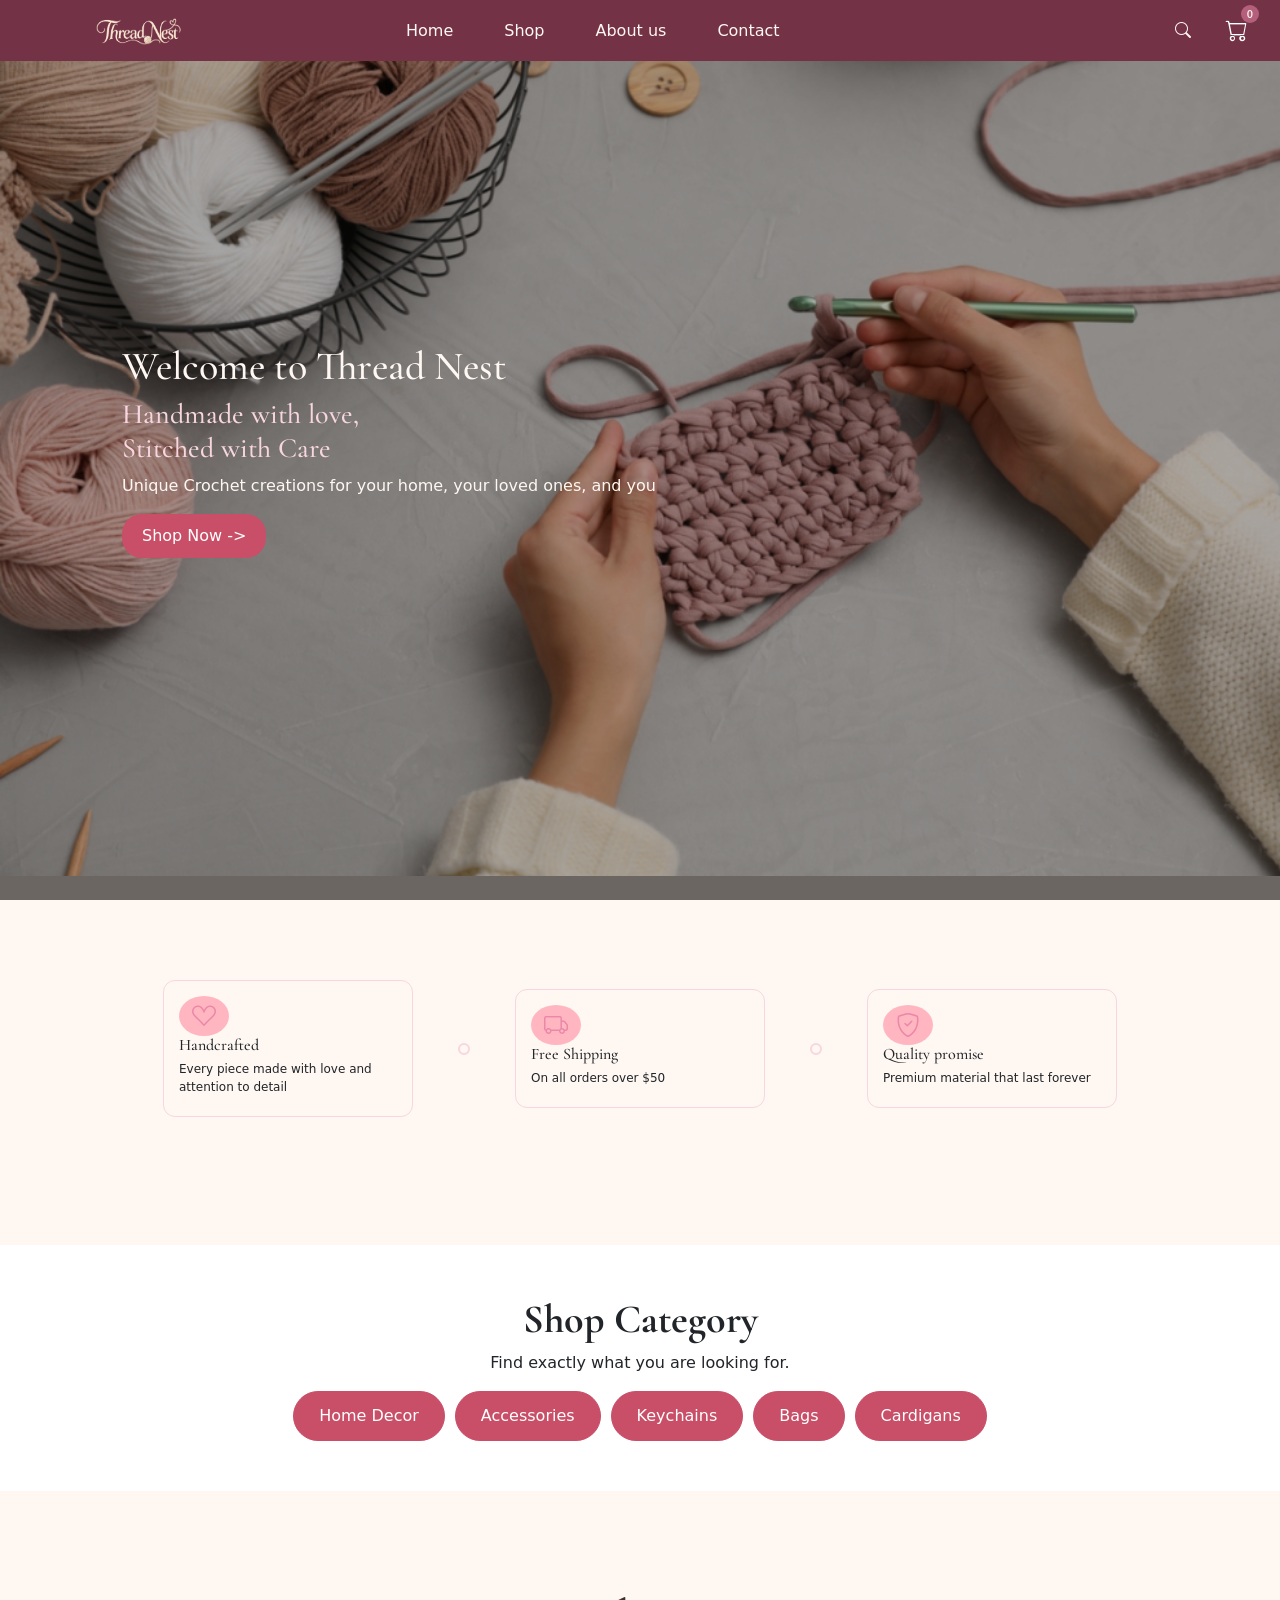
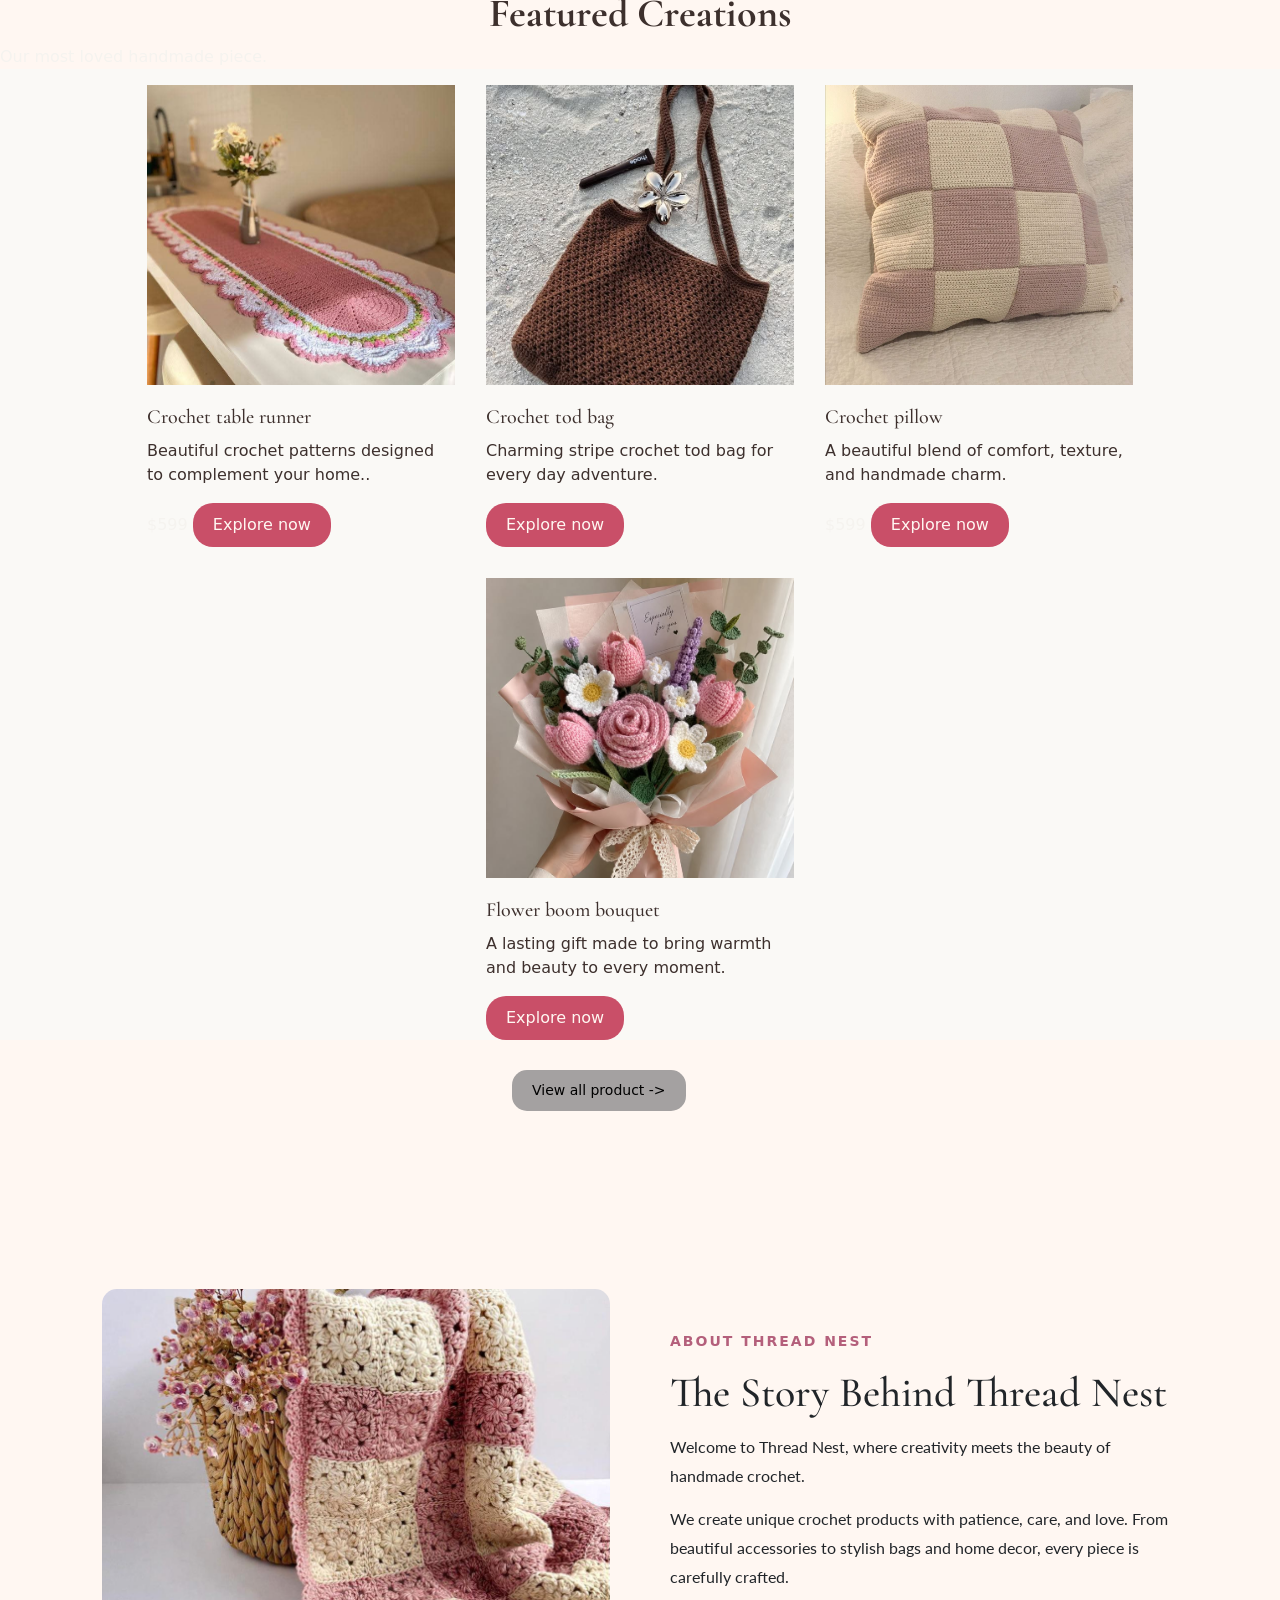
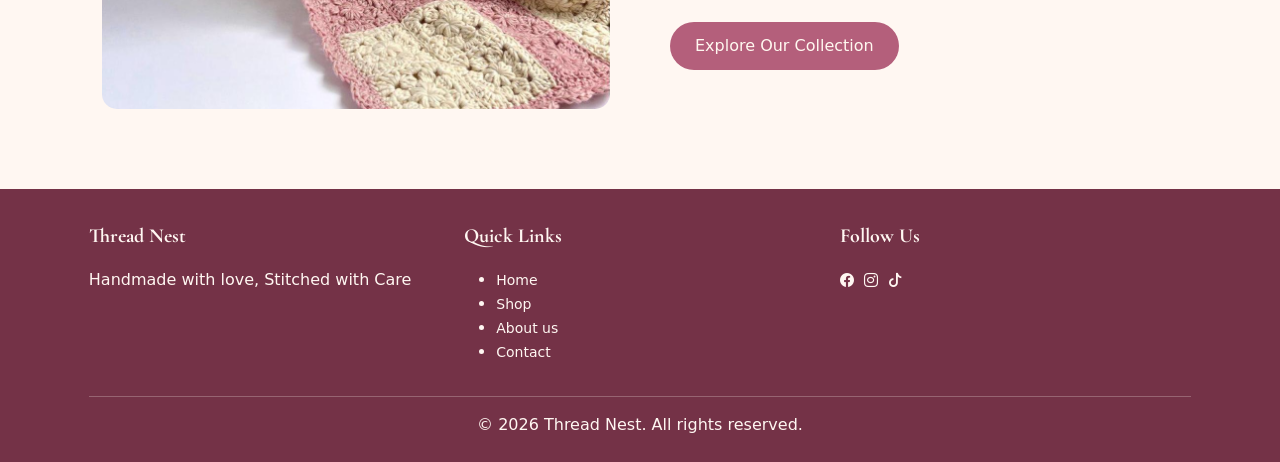
<file: index.html>
<!doctype html>
<html lang="en">
  <head>
    <meta charset="utf-8">
    <meta name="viewport" content="width=device-width, initial-scale=1">
    <link rel="stylesheet" href="https://cdn.jsdelivr.net/npm/bootstrap-icons@1.13.1/font/bootstrap-icons.min.css">
    <title>Thread Nest</title>
    <link rel="icon" href="public/logo-removebg-preview.png" type="image/x-icon">
    <link rel="stylesheet" href="style.css">
    <link href="https://cdn.jsdelivr.net/npm/bootstrap@5.3.8/dist/css/bootstrap.min.css" rel="stylesheet" integrity="sha384-sRIl4kxILFvY47J16cr9ZwB07vP4J8+LH7qKQnuqkuIAvNWLzeN8tE5YBujZqJLB" crossorigin="anonymous">
    
<link rel="preconnect" href="https://fonts.googleapis.com">
<link rel="preconnect" href="https://fonts.gstatic.com" crossorigin>

<link href="https://fonts.googleapis.com/css2?family=Cormorant+Garamond:wght@400;500;600;700&family=Lato:wght@400;700&display=swap" rel="stylesheet">
    
  </head>
  <body>
    <!-- navbar -->
     <nav class="navbar navbar-expand-lg fixed-top">
  <div class="container-fluid">
    <a class="navbar-brand" href="#">
        <img id="nav-img" src="public/navbar-logo.png" alt="logo" width="90px" height="35px">
    </a>
    <button class="navbar-toggler" type="button" data-bs-toggle="collapse" data-bs-target="#navbarSupportedContent" aria-controls="navbarSupportedContent" aria-expanded="false" aria-label="Toggle navigation">
      <span class="navbar-toggler-icon"></span>
    </button>
    <div class="collapse navbar-collapse" id="navbarSupportedContent">
      <ul class="navbar-nav me-auto mb-2 mb-lg-0">
        <li class="nav-item">
          <a class="nav-link" aria-current="page" href="#">Home</a>
        </li>
        <li class="nav-item">
          <a class="nav-link" href="shop.html">Shop</a>
        </li>
        <li class="nav-item">
          <a class="nav-link" href="#about">About us</a>
        </li>
        <li class="nav-item">
          <a class="nav-link" href="#">Contact</a>
        </li>
      </ul>
     <form class="d-flex" role="search">
        <div class="search-box">
    <input type="text" placeholder="Search..." class="search-input">
    <button id="search-btn" class="btn" type="submit">
        <i class="bi bi-search"></i>
    </button>
  </div>
        </form>
        <a href="cart.html" class="cart-link">
    <i class="bi bi-cart"></i>
    <span id="cart-count">0</span>
</a>
  </div>
      
    </div>
  </div>
</nav>
<!-- hero section -->
<div class="hero-section">
  <div class="container">
    <h1>Welcome to Thread Nest</h1>
    <h3>Handmade with love,<br>Stitched with Care</h3>
    <p>Unique Crochet creations for your home, your loved ones, and you</p>
    <a href="shop.html" type="button" class="btn">Shop Now -> </a>
  </div>
</div>
<!-- about section -->
<section class="about">

    <div class="about-timeline">

        <!-- 1 -->
        <div class="about-card">
            <div class="about-info">
              
                <i class="bi bi-suit-heart"></i>
             
                <h6 class="about-font">Handcrafted</h6>
                <p class="about-p-font">Every piece made with love and attention to detail</p>
                
            </div>
        </div>

        <div class="timeline-dot"></div>

        <!--  2 -->
        <div class="about-card">
            <div class="about-info">
              
                <i class="bi bi-truck"></i>
              
                <h6 class="about-font">Free Shipping</h6>
                <p class="about-p-font">On all orders over $50 </p>
            </div>
        </div>

        <div class="timeline-dot"></div>

        <!-- 3 -->
        <div class="about-card">
            <div class="about-info">
              
                <i class="bi bi-shield-check"></i>
             
                <h6>Quality promise</h6>
                <p>Premium material that last forever</p>
            </div>
        </div>
        </div>
    </div>
</section><br><br>
<!-- shop by category -->
 <section class="shop-by-category">
  <div class="category">
    <h1>
      Shop Category
    </h1>
    <p>
      Find exactly what you are looking for.
    </p>
    <div class="category-buttons">
    <button type="button" class="category-btn btn-outline-danger">Home Decor</button>
    <button type="button" class="category-btn btn-outline-danger">Accessories</button>
    <button type="button" class="category-btn btn-outline-danger">Keychains</button>
    <button type="button" class="category-btn btn-outline-danger">Bags</button>
     <button type="button" class="category-btn btn-outline-danger">Cardigans</button>
     </div>
  </div>
  </section><br><br>
  <!-- featured creations -->
   <section class="featured-creations">
    
    <h1>Featured Creations</h1>
    <p>Our most loved handmade piece.</p>
    </div>
    <!-- card1 -->
     <div class="card-section row g-3">
    <div class="col-lg-3 col-md-6">
  <img src="public/table runner" class="card-img-top" alt="...">
  <div class="card-body">
    <h5 class="card-title">Crochet table runner</h5>
    <p class="card-text">Beautiful crochet patterns designed to complement your home..</p>
    <span class="price">$599</span>
    <a href="shop.html#table-runner" class="btn">Explore now</a>
  </div>
</div>

<!-- card 2-->
 
  <div class="col-lg-3 col-md-6">
  <img src="public/tod bag2.jpg" class="card-img-top" alt="...">
  <div class="card-body">
    <h5 class="card-title">Crochet tod bag</h5>
    <p class="card-text">Charming stripe crochet tod bag for every day adventure.</p>
    <a href="shop.html#tod-bag" class="btn">Explore now</a>
  </div>
</div>
<!-- card 3-->
 <div class="col-lg-3 col-md-6">
  <img src="public/pillow2.jpg" class="card-img-top" alt="...">
  <div class="card-body">
    <h5 class="card-title">Crochet pillow</h5>
    <p class="card-text">A beautiful blend of comfort, texture, and handmade charm.</p>
    <span class="price">$599</span>
    <a href="shop.html#pillow" class="btn">Explore now</a>
  </div>
</div>
<!-- card 4 -->
 <div class="col-lg-3 col-md-6">
  <img src="public/bouquet.jpg" class="card-img-top" alt="...">
  <div class="card-body">
    <h5 class="card-title">Flower boom bouquet</h5>
    <p class="card-text">A lasting gift made to bring warmth and beauty to every moment.</p>
    <a href="shop.html#bouquet" class="btn">Explore now</a>
  </div>
</div>
</div>
<a href="shop.html" type="button" id="view-all-btn" class="btn ">View all product -></a>
    </section><br><br>
    <!-- about -->
    <section class="about-us" id="about">
    <div class="about-container">

        <!-- Left Side: Image -->
        <div class="about-image">
            <img src="public/about.jpg"
                 alt="Handmade Crochet">
        </div>

        <!-- Right Side: Text -->
        <div class="about-content">
            <span>ABOUT THREAD NEST</span>

            <h2>The Story Behind Thread Nest</h2>

            <p>
                Welcome to Thread Nest, where creativity meets
                the beauty of handmade crochet.
            </p>

            <p>
                We create unique crochet products with patience,
                care, and love. From beautiful accessories to
                stylish bags and home decor, every piece is
                carefully crafted.
            </p>

            <a href="shop.html" class="about-btn">
                Explore Our Collection
            </a>
        </div>

    </div>
</section>
    <!-- footer -->
     <footer class="footer">
      <div class="container">
        <div class="row">
          <div class="col-md-4">
            <h5>Thread Nest</h5>
            <p>Handmade with love, Stitched with Care</p>
          </div>
          <div class="col-md-4">
            <h5>Quick Links</h5>
            <ul class="list">
              <li><a href="index.html">Home</a></li>
              <li><a href="shop.html">Shop</a></li>
              <li><a href="index.html#about">About us</a></li>
              <li><a href="contact.html">Contact</a></li>
            </ul>
          </div>
          <div class="col-md-4">
            <h5>Follow Us</h5>
            <ul class="list-unstyled d-flex">
              <li><a href="https://www.facebook.com/threadnest46"><i class="bi bi-facebook"></i></a></li>
              <li><a href="https://www.instagram.com/threadnest46/"><i class="bi bi-instagram"></i></a></li>
              <li><a href="https://www.tiktok.com/@threadnest47"><i class="bi bi-tiktok"></i></a></li>
            </ul>
          </div>
        </div>
        <hr>
        <p class="text-center">&copy; 2026 Thread Nest. All rights reserved.</p>
      </div>
     </footer>
    <script src="https://cdn.jsdelivr.net/npm/bootstrap@5.3.8/dist/js/bootstrap.bundle.min.js" integrity="sha384-FKyoEForCGlyvwx9Hj09JcYn3nv7wiPVlz7YYwJrWVcXK/BmnVDxM+D2scQbITxI" crossorigin="anonymous"></script>
  </body>
</html>
</file>
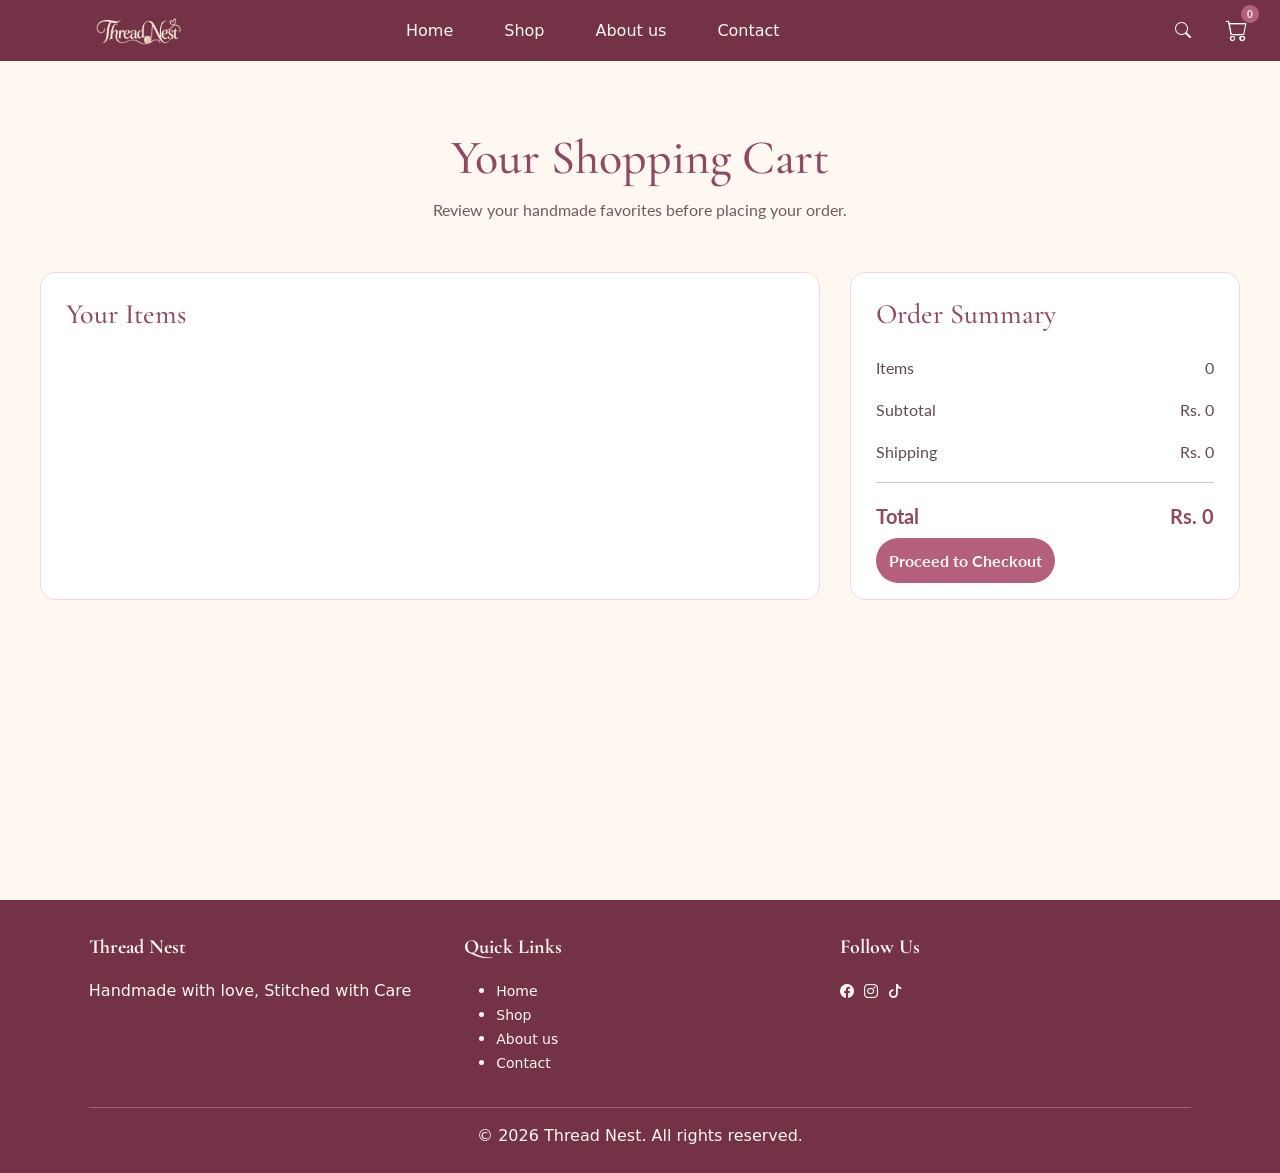
<file: cart.html>
<!doctype html>
<html lang="en">
  <head>
    <meta charset="utf-8">
    <meta name="viewport" content="width=device-width, initial-scale=1">
    <link rel="stylesheet" href="https://cdn.jsdelivr.net/npm/bootstrap-icons@1.13.1/font/bootstrap-icons.min.css">
    <title>Thread Nest</title>
    <link rel="icon" href="public/logo-removebg-preview.png" type="image/x-icon">
    <link rel="stylesheet" href="style.css">
    <link href="https://cdn.jsdelivr.net/npm/bootstrap@5.3.8/dist/css/bootstrap.min.css" rel="stylesheet" integrity="sha384-sRIl4kxILFvY47J16cr9ZwB07vP4J8+LH7qKQnuqkuIAvNWLzeN8tE5YBujZqJLB" crossorigin="anonymous">
    
<link rel="preconnect" href="https://fonts.googleapis.com">
<link rel="preconnect" href="https://fonts.gstatic.com" crossorigin>

<link href="https://fonts.googleapis.com/css2?family=Cormorant+Garamond:wght@400;500;600;700&family=Lato:wght@400;700&display=swap" rel="stylesheet">
    
  </head>
  <body>
    <!-- navbar -->
     <nav class="navbar navbar-expand-lg fixed-top">
  <div class="container-fluid">
    <a class="navbar-brand" href="#">
        <img id="nav-img" src="public/navbar-logo.png" alt="logo" width="90px" height="35px">
    </a>
    <button class="navbar-toggler" type="button" data-bs-toggle="collapse" data-bs-target="#navbarSupportedContent" aria-controls="navbarSupportedContent" aria-expanded="false" aria-label="Toggle navigation">
      <span class="navbar-toggler-icon"></span>
    </button>
    <div class="collapse navbar-collapse" id="navbarSupportedContent">
      <ul class="navbar-nav me-auto mb-2 mb-lg-0">
        <li class="nav-item">
          <a class="nav-link" aria-current="page" href="index.html">Home</a>
        </li>
        <li class="nav-item">
          <a class="nav-link" href="shop.html">Shop</a>
        </li>
        <li class="nav-item">
          <a class="nav-link" href="index.html#about">About us</a>
        </li>
        <li class="nav-item">
          <a class="nav-link" href="contact.html">Contact</a>
        </li>
      </ul>
     <form class="d-flex" role="search">
        <div class="search-box">
    <input type="text" placeholder="Search..." class="search-input">
    <button id="search-btn" class="btn" type="submit">
        <i class="bi bi-search"></i>
    </button>
  </div>
        </form>
        <a href="cart.html" class="cart-link">
    <i class="bi bi-cart"></i>
    <span id="cart-count">0</span>
</a>
      
    </div>
  </div>
</nav>
<main class="cart-page">
    <!-- Cart Heading -->
    <section class="cart-header">
        <h1>Your Shopping Cart</h1>
        <p>Review your handmade favorites before placing your order.</p>
    </section>

    <!-- Cart Content -->
    <section class="cart-container">

        <!-- Cart Items -->
        <div class="cart-items">
            <h2>Your Items</h2>
            <div id="cart-products">
                <!-- JavaScript will add products here -->
            </div>
        </div>
        <!-- Order Summary -->
        <div class="order-summary">
    <h2>Order Summary</h2>
    <div class="summary-row">
        <span>Items</span>
        <span id="item-count">0</span>
    </div>
    <div class="summary-row">
        <span>Subtotal</span>
        <span id="subtotal">Rs. 0</span>
    </div>
    <div class="summary-row">
        <span>Shipping</span>
        <span id="shipping">Rs. 200</span>
    </div>
    <hr>
    <div class="summary-row total">
        <span>Total</span>
        <span id="total">Rs. 0</span>
    </div>
    <a href="checkout.html" class="checkout-btn">
        Proceed to Checkout
    </a>
</div>
    </section>
</main>
<!-- empty card -->
<section class="empty-cart" id="empty-cart">

    <i class="bi bi-cart-x"></i>

    <h2>Your Cart is Empty</h2>

    <p>You haven't added anything to your cart yet.</p>

    <a href="shop.html" class="continue-shopping">
        Continue Shopping
    </a>

</section>
<!-- footer -->
     <footer class="footer">
      <div class="container">
        <div class="row">
          <div class="col-md-4">
            <h5>Thread Nest</h5>
            <p>Handmade with love, Stitched with Care</p>
          </div>
          <div class="col-md-4">
            <h5>Quick Links</h5>
            <ul class="list">
              <li><a href="#">Home</a></li>
              <li><a href="#">Shop</a></li>
              <li><a href="#">About us</a></li>
              <li><a href="#">Contact</a></li>
            </ul>
          </div>
          <div class="col-md-4">
            <h5>Follow Us</h5>
            <ul class="list-unstyled d-flex">
              <li><a href="https://www.facebook.com/threadnest46"><i class="bi bi-facebook"></i></a></li>
              <li><a href="https://www.instagram.com/threadnest46/"><i class="bi bi-instagram"></i></a></li>
              <li><a href="https://www.tiktok.com/@threadnest47"><i class="bi bi-tiktok"></i></a></li>
            </ul>
          </div>
        </div>
        <hr>
        <p class="text-center">&copy; 2026 Thread Nest. All rights reserved.</p>
      </div>
     </footer>
<script>
let cart = JSON.parse(localStorage.getItem("cart")) || [];
const cartProducts = document.getElementById("cart-products");
function displayCart() {
    cartProducts.innerHTML = "";
    let itemCount = 0;
    let subtotal = 0;
    cart.forEach((item, index) => {
        itemCount += item.quantity;
        subtotal += item.price * item.quantity;
        cartProducts.innerHTML += `
            <div class="cart-item">
                <img src="${item.image}" alt="${item.name}">
                <div class="cart-item-info">
                    <h3>${item.name}</h3>
                    <p>Rs. ${item.price}</p>
                    <div class="quantity">
                        <button onclick="decreaseQuantity(${index})">
                            -
                        </button>
                        <span>${item.quantity}</span>
                        <button onclick="increaseQuantity(${index})">
                            +
                        </button>
                    </div>
                    <button class="remove-btn"
                            onclick="removeItem(${index})">
                        Remove
                    </button>
                </div>
            </div>
        `;
    });
    // Show number of items
    document.getElementById("item-count").textContent = itemCount;
    // Show subtotal
    document.getElementById("subtotal").textContent =
        "Rs. " + subtotal;
    // Shipping
    let shipping = cart.length > 0 ? 200 : 0;
    document.getElementById("shipping").textContent =
        "Rs. " + shipping;
    // Final total
    let total = subtotal + shipping;

    document.getElementById("total").textContent =
        "Rs. " + total;


    updateCartCount();

}


function increaseQuantity(index) {

    cart[index].quantity += 1;

    saveCart();

}


function decreaseQuantity(index) {

    if (cart[index].quantity > 1) {

        cart[index].quantity -= 1;

    }

    saveCart();

}


function removeItem(index) {

    cart.splice(index, 1);

    saveCart();

}


function saveCart() {

    localStorage.setItem("cart", JSON.stringify(cart));

    displayCart();

}


function updateCartCount() {

    const cartCount = document.getElementById("cart-count");

    if (cartCount) {

        let totalItems = 0;

        cart.forEach(item => {
            totalItems += item.quantity;
        });

        cartCount.textContent = totalItems;

    }

}


displayCart();


</script>
<script src="https://cdn.jsdelivr.net/npm/bootstrap@5.3.3/dist/js/bootstrap.bundle.min.js"></script>
</body>
</file>
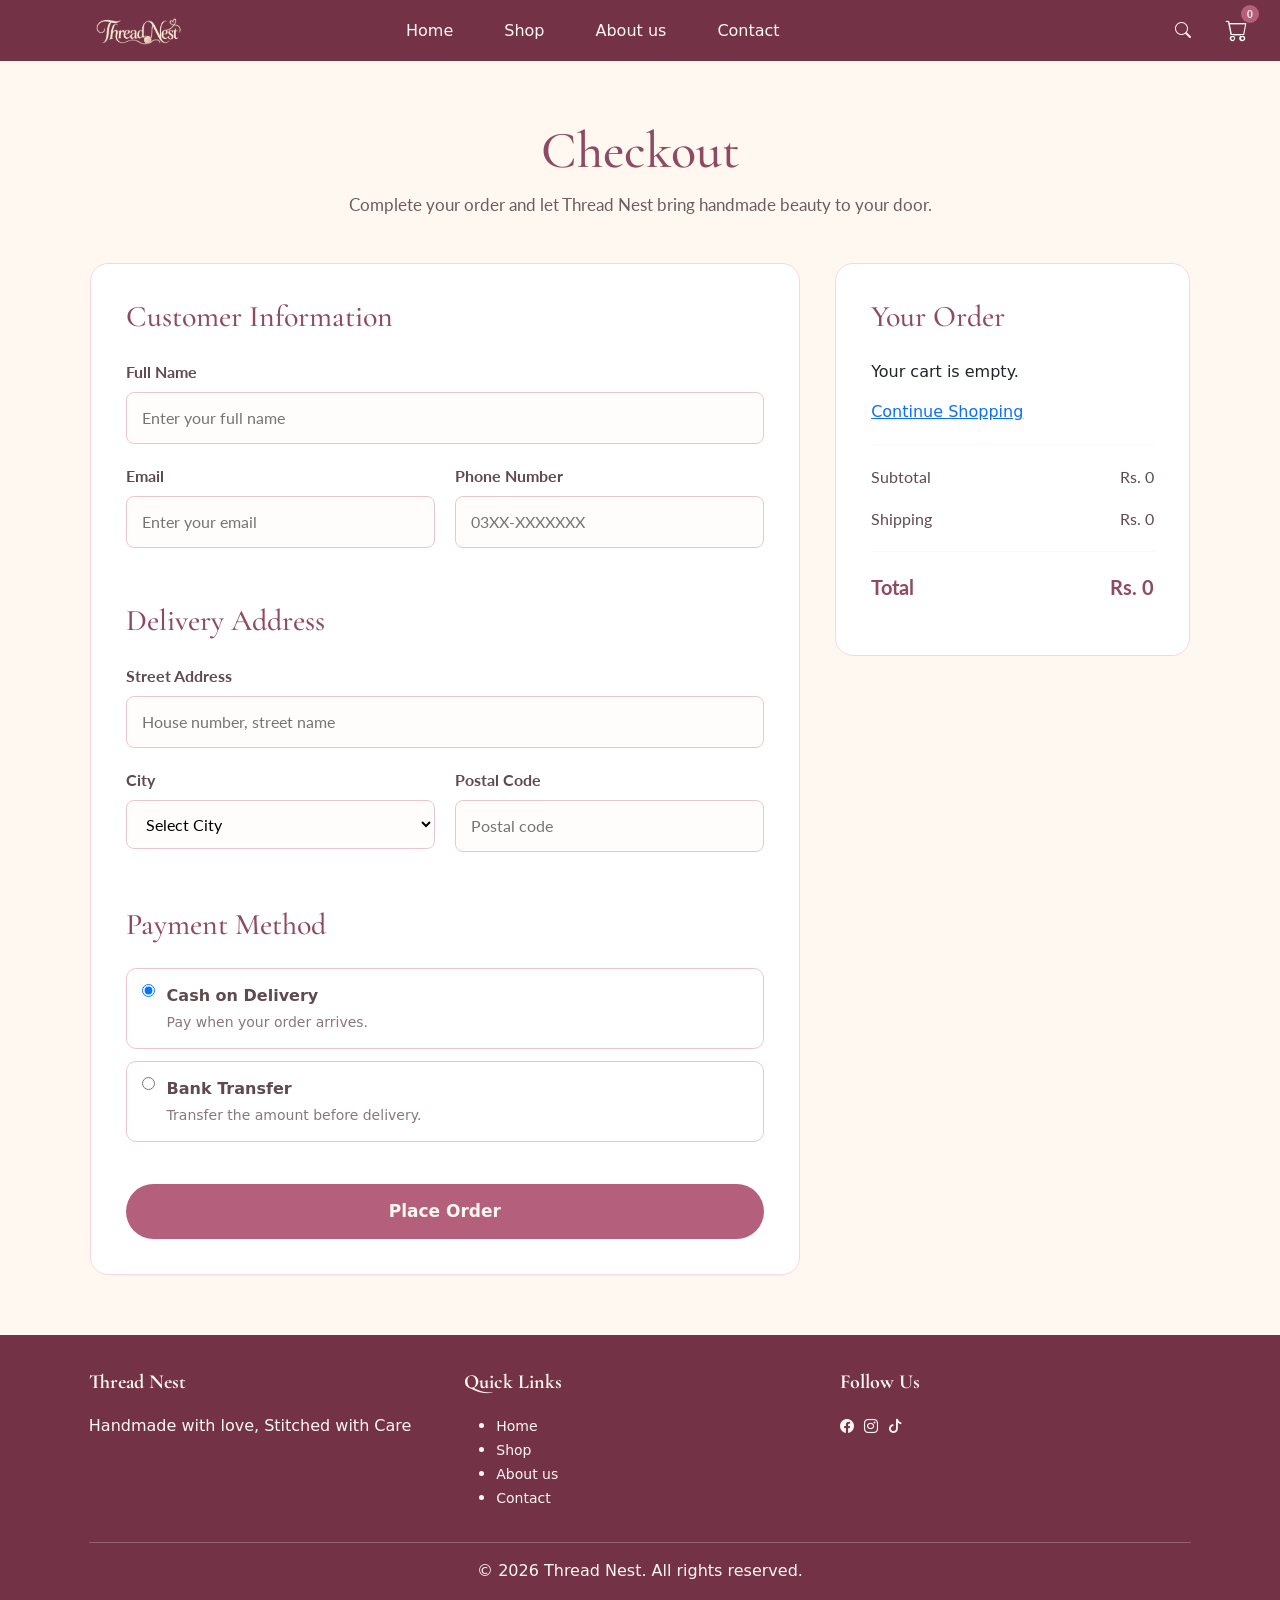
<file: checkout.html>
<!doctype html>
<html lang="en">
  <head>
    <meta charset="utf-8">
    <meta name="viewport" content="width=device-width, initial-scale=1">
    <link rel="stylesheet" href="https://cdn.jsdelivr.net/npm/bootstrap-icons@1.13.1/font/bootstrap-icons.min.css">
    <title>Thread Nest</title>
    <link rel="icon" href="public/logo-removebg-preview.png" type="image/x-icon">
    <link rel="stylesheet" href="style.css">
    <link href="https://cdn.jsdelivr.net/npm/bootstrap@5.3.8/dist/css/bootstrap.min.css" rel="stylesheet" integrity="sha384-sRIl4kxILFvY47J16cr9ZwB07vP4J8+LH7qKQnuqkuIAvNWLzeN8tE5YBujZqJLB" crossorigin="anonymous">
    
<link rel="preconnect" href="https://fonts.googleapis.com">
<link rel="preconnect" href="https://fonts.gstatic.com" crossorigin>

<link href="https://fonts.googleapis.com/css2?family=Cormorant+Garamond:wght@400;500;600;700&family=Lato:wght@400;700&display=swap" rel="stylesheet">
    
  </head>

    <!-- navbar -->
     <nav class="navbar navbar-expand-lg fixed-top">
  <div class="container-fluid">
    <a class="navbar-brand" href="#">
        <img id="nav-img" src="public/navbar-logo.png" alt="logo" width="90px" height="35px">
    </a>
    <button class="navbar-toggler" type="button" data-bs-toggle="collapse" data-bs-target="#navbarSupportedContent" aria-controls="navbarSupportedContent" aria-expanded="false" aria-label="Toggle navigation">
      <span class="navbar-toggler-icon"></span>
    </button>
    <div class="collapse navbar-collapse" id="navbarSupportedContent">
      <ul class="navbar-nav me-auto mb-2 mb-lg-0">
        <li class="nav-item">
          <a class="nav-link" aria-current="page" href="index.html">Home</a>
        </li>
        <li class="nav-item">
          <a class="nav-link" href="shop.html">Shop</a>
        </li>
        <li class="nav-item">
          <a class="nav-link" href="index.html#about">About us</a>
        </li>
        <li class="nav-item">
          <a class="nav-link" href="contact.html">Contact</a>
        </li>
      </ul>
     <form class="d-flex" role="search">
        <div class="search-box">
    <input type="text" placeholder="Search..." class="search-input">
    <button id="search-btn" class="btn" type="submit">
        <i class="bi bi-search"></i>
    </button>
  </div>
        </form>
        <a href="cart.html" class="cart-link">
    <i class="bi bi-cart"></i>
    <span id="cart-count">0</span>
</a>
      
    </div>
  </div>
</nav>
<section class="checkout-section">

    <div class="checkout-header">
        <h1>Checkout</h1>
        <p>Complete your order and let Thread Nest bring handmade beauty to your door.</p>
    </div>

    <div class="checkout-container">

        <!-- Customer Information -->
        <div class="checkout-form">

            <h2>Customer Information</h2>

            <div class="form-group">
                <label for="name">Full Name</label>
                <input type="text" id="name" placeholder="Enter your full name" required>
            </div>

            <div class="form-row">

                <div class="form-group">
                    <label for="email">Email</label>
                    <input type="email" id="email" placeholder="Enter your email" required>
                </div>

                <div class="form-group">
                    <label for="phone">Phone Number</label>
                    <input type="tel" id="phone" placeholder="03XX-XXXXXXX" required>
                </div>

            </div>


            <!-- Delivery Address -->

            <h2>Delivery Address</h2>

            <div class="form-group">
                <label for="address">Street Address</label>
                <input type="text" id="address" placeholder="House number, street name" required>
            </div>

            <div class="form-row">

                <div class="form-group">
                    <label for="city">City</label>

                    <select id="city" required>
                        <option value="">Select City</option>
                        <option>Faisalabad</option>
                        <option>Lahore</option>
                        <option>Islamabad</option>
                        <option>Rawalpindi</option>
                        <option>Karachi</option>
                        <option>Multan</option>
                        <option>Other</option>
                    </select>

                </div>

                <div class="form-group">
                    <label for="postal">Postal Code</label>
                    <input type="text" id="postal" placeholder="Postal code">
                </div>

            </div>


            <!-- Payment -->

            <h2>Payment Method</h2>

            <div class="payment-option">

                <label>
                    <input type="radio" name="payment" value="cod" checked>
                    <span>
                        <strong>Cash on Delivery</strong>
                        <small>Pay when your order arrives.</small>
                    </span>
                </label>

            </div>

            <div class="payment-option">

                <label>
                    <input type="radio" name="payment" value="bank">
                    <span>
                        <strong>Bank Transfer</strong>
                        <small>Transfer the amount before delivery.</small>
                    </span>
                </label>

            </div>


            <a href="confirmation.html" type="button" class="place-order-btn">
                Place Order
            </a>

        </div>


        <!-- Order Summary -->

        <div class="checkout-summary">

            <h2>Your Order</h2>

            <div id="checkout-products">
                <!-- Products will appear here using JavaScript -->
            </div>

            <hr>

            <div class="summary-row">
                <span>Subtotal</span>
                <span id="checkout-subtotal">Rs. 0</span>
            </div>

            <div class="summary-row">
                <span>Shipping</span>
                <span id="checkout-shipping">Rs. 200</span>
            </div>

            <hr>

            <div class="summary-row total">
                <span>Total</span>
                <span id="checkout-total">Rs. 0</span>
            </div>

        </div>

    </div>

</section>
<!-- footer -->
     <footer class="footer">
      <div class="container">
        <div class="row">
          <div class="col-md-4">
            <h5>Thread Nest</h5>
            <p>Handmade with love, Stitched with Care</p>
          </div>
          <div class="col-md-4">
            <h5>Quick Links</h5>
            <ul class="list">
              <li><a href="index.html">Home</a></li>
              <li><a href="shop.html">Shop</a></li>
              <li><a href="index.html#about">About us</a></li>
              <li><a href="contact.html">Contact</a></li>
            </ul>
          </div>
          <div class="col-md-4">
            <h5>Follow Us</h5>
            <ul class="list-unstyled d-flex">
              <li><a href="https://www.facebook.com/threadnest46"><i class="bi bi-facebook"></i></a></li>
              <li><a href="https://www.instagram.com/threadnest46/"><i class="bi bi-instagram"></i></a></li>
              <li><a href="https://www.tiktok.com/@threadnest47"><i class="bi bi-tiktok"></i></a></li>
            </ul>
          </div>
        </div>
        <hr>
        <p class="text-center">&copy; 2026 Thread Nest. All rights reserved.</p>
      </div>
     </footer>

<script>

let cart = JSON.parse(localStorage.getItem("cart")) || [];

const checkoutProducts = document.getElementById("checkout-products");

let subtotal = 0;
let itemCount = 0;


// Show products in checkout
if (cart.length === 0) {

    checkoutProducts.innerHTML = `
        <p>Your cart is empty.</p>
        <a href="shop.html">Continue Shopping</a>
    `;

} else {

    cart.forEach(item => {

        subtotal += item.price * item.quantity;
        itemCount += item.quantity;

        checkoutProducts.innerHTML += `
            <div class="checkout-product">

                <div>
                    <h3>${item.name}</h3>
                    <p>Rs. ${item.price} × ${item.quantity}</p>
                </div>

                <strong>
                    Rs. ${item.price * item.quantity}
                </strong>

            </div>
        `;

    });

}


// Shipping
let shipping = cart.length > 0 ? 200 : 0;


// Total
let total = subtotal + shipping;


// Display values
document.getElementById("checkout-subtotal").textContent =
    "Rs. " + subtotal;

document.getElementById("checkout-shipping").textContent =
    "Rs. " + shipping;

document.getElementById("checkout-total").textContent =
    "Rs. " + total;


// Place Order button
const placeOrderBtn = document.querySelector(".place-order-btn");

placeOrderBtn.addEventListener("click", function () {

    const name = document.getElementById("name").value.trim();
    const email = document.getElementById("email").value.trim();
    const phone = document.getElementById("phone").value.trim();
    const address = document.getElementById("address").value.trim();
    const city = document.getElementById("city").value;

    const payment = document.querySelector(
        'input[name="payment"]:checked'
    ).value;


    // Check required information
    if (
        name === "" ||
        email === "" ||
        phone === "" ||
        address === "" ||
        city === ""
    ) {

        alert("Please fill in all required information.");

        return;
    }


    // Check cart
    if (cart.length === 0) {

        alert("Your cart is empty.");

        return;
    }


    // Save order information
    const order = {

        name: name,
        email: email,
        phone: phone,
        address: address,
        city: city,
        payment: payment,

        products: cart,

        subtotal: subtotal,
        shipping: shipping,
        total: total

    };


    localStorage.setItem(
        "order",
        JSON.stringify(order)
    );


    // Go to confirmation page
    window.location.href = "confirmation.html";

});

</script>
<script src="https://cdn.jsdelivr.net/npm/bootstrap@5.3.3/dist/js/bootstrap.bundle.min.js"></script>
</body>
</file>
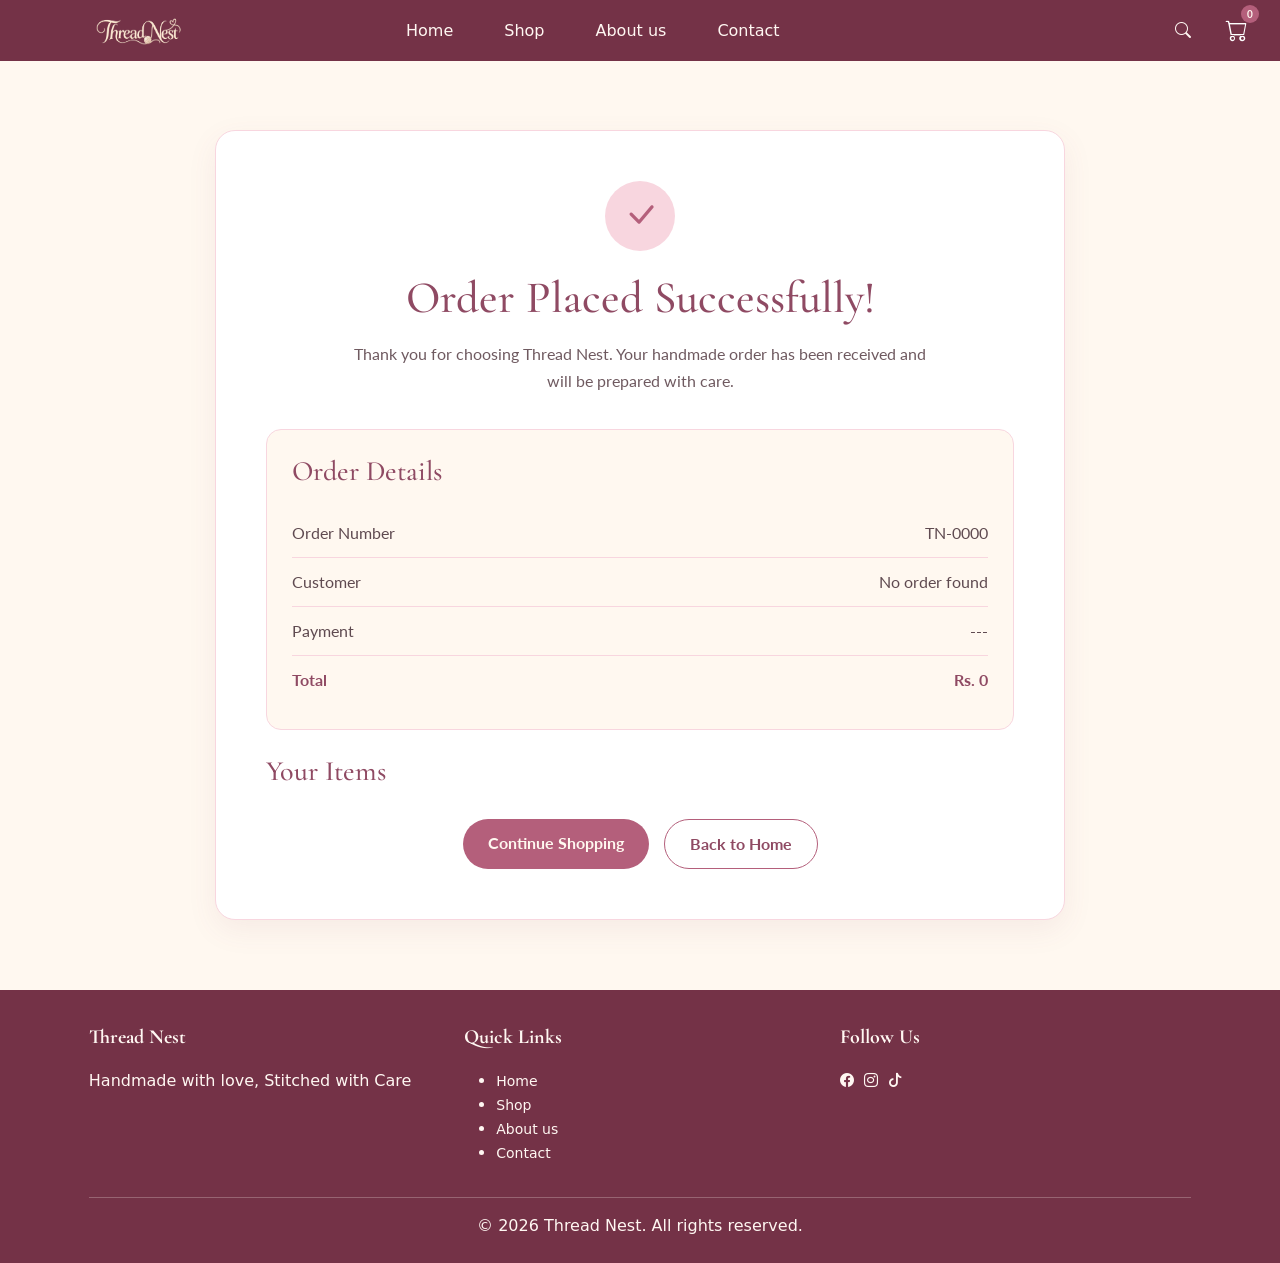
<file: confirmation.html>
<!doctype html>
<html lang="en">
  <head>
    <meta charset="utf-8">
    <meta name="viewport" content="width=device-width, initial-scale=1">
    <link rel="stylesheet" href="https://cdn.jsdelivr.net/npm/bootstrap-icons@1.13.1/font/bootstrap-icons.min.css">
    <title>Thread Nest</title>
    <link rel="icon" href="public/logo-removebg-preview.png" type="image/x-icon">
    <link rel="stylesheet" href="style.css">
    <link href="https://cdn.jsdelivr.net/npm/bootstrap@5.3.8/dist/css/bootstrap.min.css" rel="stylesheet" integrity="sha384-sRIl4kxILFvY47J16cr9ZwB07vP4J8+LH7qKQnuqkuIAvNWLzeN8tE5YBujZqJLB" crossorigin="anonymous">
    
<link rel="preconnect" href="https://fonts.googleapis.com">
<link rel="preconnect" href="https://fonts.gstatic.com" crossorigin>

<link href="https://fonts.googleapis.com/css2?family=Cormorant+Garamond:wght@400;500;600;700&family=Lato:wght@400;700&display=swap" rel="stylesheet">
    
  </head>
  <body>
    <!-- navbar -->
     <nav class="navbar navbar-expand-lg fixed-top">
  <div class="container-fluid">
    <a class="navbar-brand" href="#">
        <img id="nav-img" src="public/navbar-logo.png" alt="logo" width="90px" height="35px">
    </a>
    <button class="navbar-toggler" type="button" data-bs-toggle="collapse" data-bs-target="#navbarSupportedContent" aria-controls="navbarSupportedContent" aria-expanded="false" aria-label="Toggle navigation">
      <span class="navbar-toggler-icon"></span>
    </button>
    <div class="collapse navbar-collapse" id="navbarSupportedContent">
      <ul class="navbar-nav me-auto mb-2 mb-lg-0">
        <li class="nav-item">
          <a class="nav-link" aria-current="page" href="index.html">Home</a>
        </li>
        <li class="nav-item">
          <a class="nav-link" href="shop.html">Shop</a>
        </li>
        <li class="nav-item">
          <a class="nav-link" href="index.html#about">About us</a>
        </li>
        <li class="nav-item">
          <a class="nav-link" href="contact.html">Contact</a>
        </li>
      </ul>
     <form class="d-flex" role="search">
        <div class="search-box">
    <input type="text" placeholder="Search..." class="search-input">
    <button id="search-btn" class="btn" type="submit">
        <i class="bi bi-search"></i>
    </button>
  </div>
        </form>
        <a href="cart.html" class="cart-link">
    <i class="bi bi-cart"></i>
    <span id="cart-count">0</span>
</a>
      
    </div>
  </div>
</nav>

<section class="confirmation-section">

    <div class="confirmation-card">

        <div class="success-icon">
            <i class="bi bi-check-lg"></i>
        </div>

        <h1>Order Placed Successfully!</h1>

        <p class="confirmation-message">
            Thank you for choosing Thread Nest.
            Your handmade order has been received and will be prepared with care.
        </p>

        <div class="order-details">

            <h2>Order Details</h2>

            <div class="detail-row">
                <span>Order Number</span>
                <span id="order-number">TN-0000</span>
            </div>

            <div class="detail-row">
                <span>Customer</span>
                <span id="customer-name">---</span>
            </div>

            <div class="detail-row">
                <span>Payment</span>
                <span id="payment-method">---</span>
            </div>

            <div class="detail-row">
                <span>Total</span>
                <span id="order-total">Rs. 0</span>
            </div>

        </div>


        <!-- Ordered Products -->

        <div class="ordered-products">

            <h2>Your Items</h2>

            <div id="ordered-products-list">
                <!-- Products will appear here -->
            </div>

        </div>


        <div class="confirmation-buttons">

            <a href="shop.html" class="continue-shopping">
                Continue Shopping
            </a>

            <a href="index.html" class="home-btn">
                Back to Home
            </a>

        </div>

    </div>

</section>
<!-- footer -->
     <footer class="footer">
      <div class="container">
        <div class="row">
          <div class="col-md-4">
            <h5>Thread Nest</h5>
            <p>Handmade with love, Stitched with Care</p>
          </div>
          <div class="col-md-4">
            <h5>Quick Links</h5>
            <ul class="list">
              <li><a href="#">Home</a></li>
              <li><a href="#">Shop</a></li>
              <li><a href="#">About us</a></li>
              <li><a href="#">Contact</a></li>
            </ul>
          </div>
          <div class="col-md-4">
            <h5>Follow Us</h5>
            <ul class="list-unstyled d-flex">
              <li><a href="https://www.facebook.com/threadnest46"><i class="bi bi-facebook"></i></a></li>
              <li><a href="https://www.instagram.com/threadnest46/"><i class="bi bi-instagram"></i></a></li>
              <li><a href="https://www.tiktok.com/@threadnest47"><i class="bi bi-tiktok"></i></a></li>
            </ul>
          </div>
        </div>
        <hr>
        <p class="text-center">&copy; 2026 Thread Nest. All rights reserved.</p>
      </div>
     </footer>
<script>

let order = JSON.parse(localStorage.getItem("order"));

if (order) {

    // Customer information

    document.getElementById("customer-name").textContent =
        order.name;


    // Payment method

    let paymentText = "";

    if (order.payment === "cod") {
        paymentText = "Cash on Delivery";
    } else {
        paymentText = "Bank Transfer";
    }

    document.getElementById("payment-method").textContent =
        paymentText;


    // Total

    document.getElementById("order-total").textContent =
        "Rs. " + order.total;


    // Generate order number

    const orderNumber =
        "TN-" + Math.floor(1000 + Math.random() * 9000);

    document.getElementById("order-number").textContent =
        orderNumber;


    // Display ordered products

    const productsList =
        document.getElementById("ordered-products-list");


    order.products.forEach(item => {

        productsList.innerHTML += `

            <div class="confirmation-product">

                <div>

                    <h3>${item.name}</h3>

                    <p>
                        Rs. ${item.price} × ${item.quantity}
                    </p>

                </div>

                <strong>
                    Rs. ${item.price * item.quantity}
                </strong>

            </div>

        `;

    });

} else {

    document.getElementById("customer-name").textContent =
        "No order found";

}

</script>
<script src="https://cdn.jsdelivr.net/npm/bootstrap@5.3.3/dist/js/bootstrap.bundle.min.js"></script>
</body>
</file>
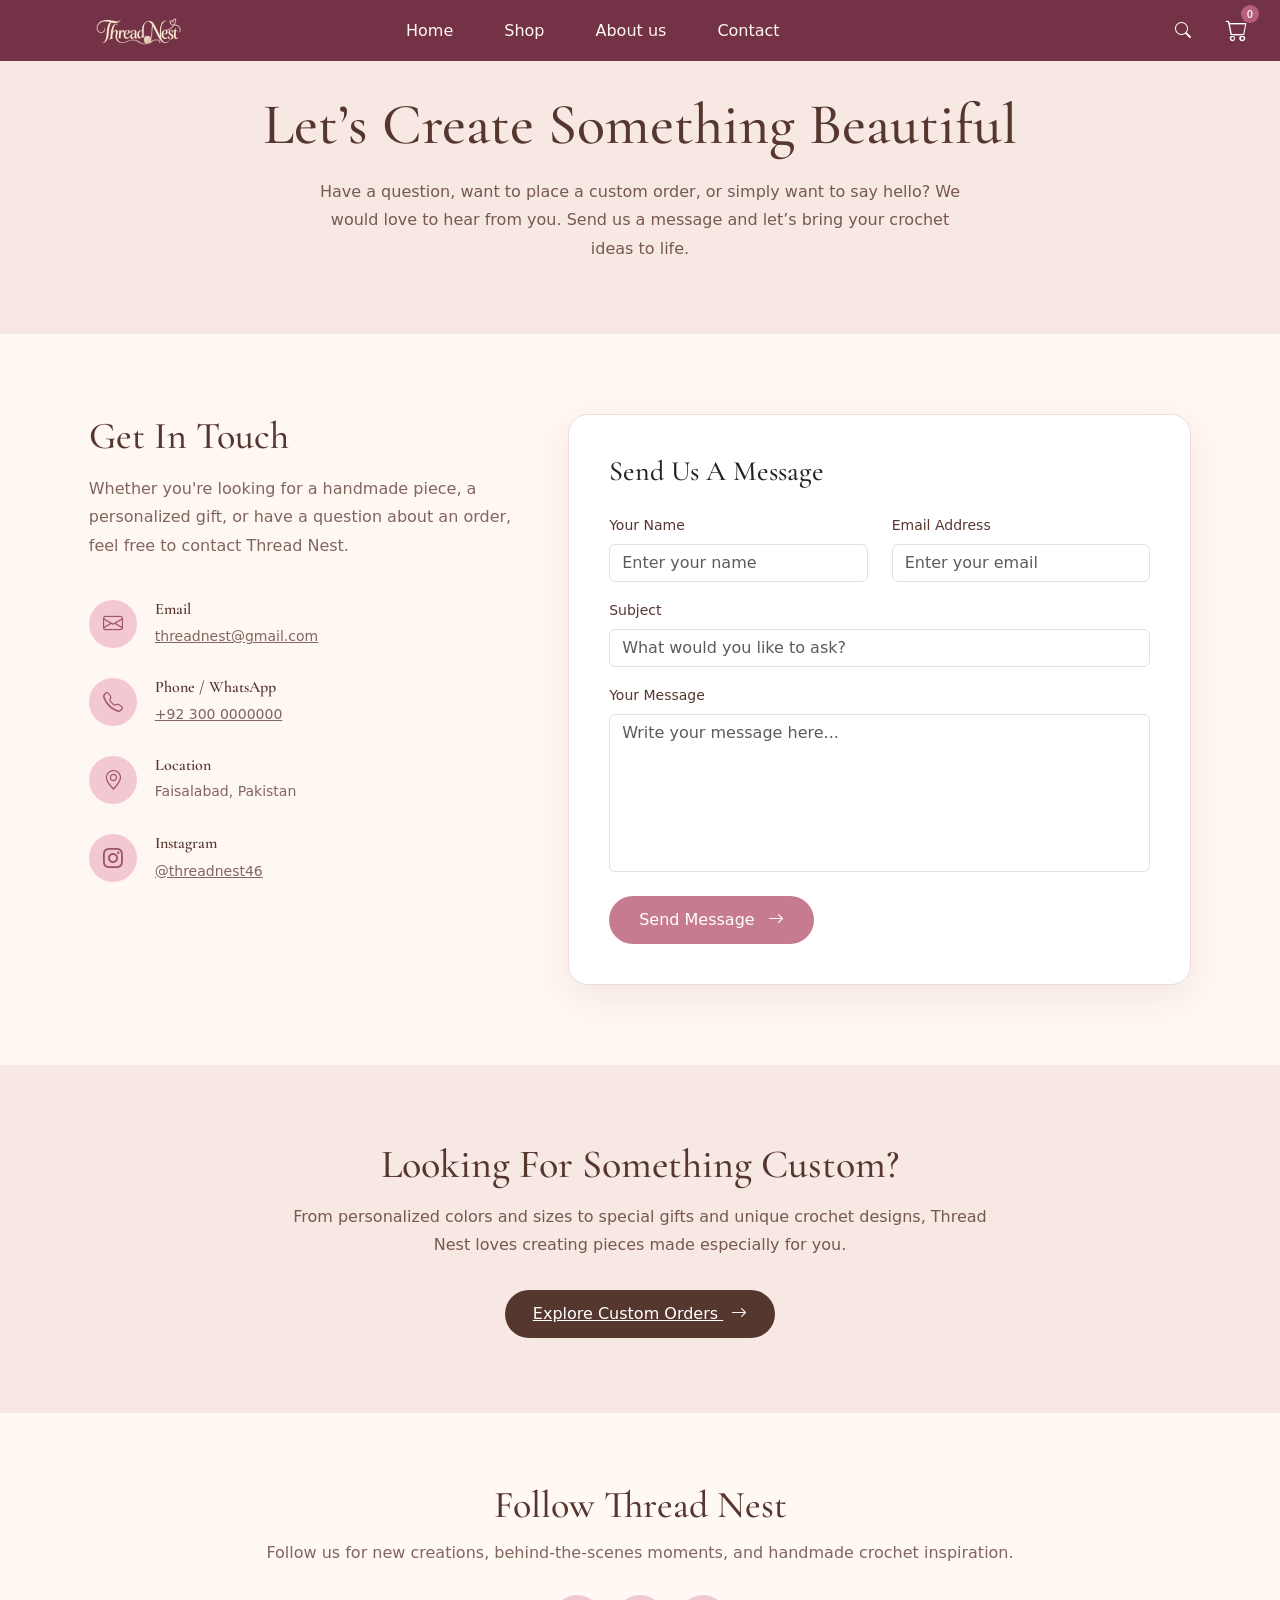
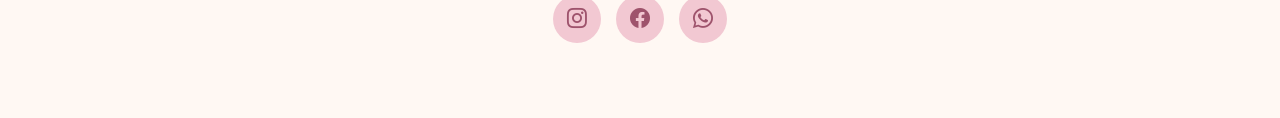
<file: contact.html>
<!doctype html>
<html lang="en">
  <head>
    <meta charset="utf-8">
    <meta name="viewport" content="width=device-width, initial-scale=1">
    <link rel="stylesheet" href="https://cdn.jsdelivr.net/npm/bootstrap-icons@1.13.1/font/bootstrap-icons.min.css">
    <title>Thread Nest</title>
    <link rel="icon" href="public/logo-removebg-preview.png" type="image/x-icon">
    <link rel="stylesheet" href="style.css">
    <link href="https://cdn.jsdelivr.net/npm/bootstrap@5.3.8/dist/css/bootstrap.min.css" rel="stylesheet" integrity="sha384-sRIl4kxILFvY47J16cr9ZwB07vP4J8+LH7qKQnuqkuIAvNWLzeN8tE5YBujZqJLB" crossorigin="anonymous">
    
<link rel="preconnect" href="https://fonts.googleapis.com">
<link rel="preconnect" href="https://fonts.gstatic.com" crossorigin>

<link href="https://fonts.googleapis.com/css2?family=Cormorant+Garamond:wght@400;500;600;700&family=Lato:wght@400;700&display=swap" rel="stylesheet">
    
  </head>
  <body>
    <!-- navbar -->
     <nav class="navbar navbar-expand-lg fixed-top">
  <div class="container-fluid">
    <a class="navbar-brand" href="#">
        <img id="nav-img" src="public/navbar-logo.png" alt="logo" width="90px" height="35px">
    </a>
    <button class="navbar-toggler" type="button" data-bs-toggle="collapse" data-bs-target="#navbarSupportedContent" aria-controls="navbarSupportedContent" aria-expanded="false" aria-label="Toggle navigation">
      <span class="navbar-toggler-icon"></span>
    </button>
    <div class="collapse navbar-collapse" id="navbarSupportedContent">
      <ul class="navbar-nav me-auto mb-2 mb-lg-0">
        <li class="nav-item">
          <a class="nav-link" aria-current="page" href="index.html">Home</a>
        </li>
        <li class="nav-item">
          <a class="nav-link" href="shop.html">Shop</a>
        </li>
        <li class="nav-item">
          <a class="nav-link" href="index.html#about">About us</a>
        </li>
        <li class="nav-item">
          <a class="nav-link" href="contact.html">Contact</a>
        </li>
      </ul>
     <form class="d-flex" role="search">
        <div class="search-box">
    <input type="text" placeholder="Search..." class="search-input">
    <button id="search-btn" class="btn" type="submit">
        <i class="bi bi-search"></i>
    </button>
  </div>
        </form>
        <a href="cart.html" class="cart-link">
    <i class="bi bi-cart"></i>
    <span id="cart-count">0</span>
</a>
  </div>
      
    </div>
  </div>
</nav>

<section class="contact-hero">
     <h1>Let’s Create Something Beautiful</h1> 
     <p> Have a question, want to place a custom order, or simply want to say hello? We would love to hear from you. Send us a message and let’s bring your crochet ideas to life. </p> 
</section> 
<!--  CONTACT SECTION -->
  <section class="contact-section">
     <div class="container"> 
        <div class="row g-5 align-items-start"> 
            <!-- CONTACT INFORMATION -->
              <div class="col-lg-5">
                 <h2 class="section-title"> Get In Touch </h2> 
                 <p class="section-text mb-4"> Whether you're looking for a handmade piece, a personalized gift, or have a question about an order, feel free to contact Thread Nest. </p> 
                 <div class="contact-info">
    <!-- EMAIL -->
        <div class="info-item">
          <div class="info-icon"> <i class="bi bi-envelope"></i>
         </div> 
            <div> 
              <h5>Email</h5>
               <a href="mailto:threadnest@gmail.com"> threadnest@gmail.com </a>
      </div>
      </div>
      <!-- PHONE -->
          <div class="info-item"> 
             <div class="info-icon"> <i class="bi bi-telephone"></i> 
        </div> 
        <div>
         <h5>Phone / WhatsApp</h5>
          <a href="tel:+923000000000"> +92 300 0000000 </a> 
         </div>
         </div>
   <!-- LOCATION --> 
       <div class="info-item">
       <div class="info-icon"> <i class="bi bi-geo-alt"></i> 
         </div>
        <div>
            <h5>Location</h5> 
            <p> Faisalabad, Pakistan </p> 
      </div> 
      </div>
    <!-- INSTAGRAM --> 
       <div class="info-item"> 
          <div class="info-icon"> <i class="bi bi-instagram"></i>
       </div>
       <div>
           <h5>Instagram</h5> 
              <a href="https://www.instagram.com/threadnest46/?hl=en-in" target="_blank" > @threadnest46 </a>
        </div>
      </div>
        </div>
         </div>
       <!-- CONTACT FORM --> 
            <div class="col-lg-7"> 
             <div class="contact-form"> 
                <h3 class="mb-4"> Send Us A Message </h3> 
                <form id="contactForm">
             <div class="row">          
     <!-- NAME --> 
        <div class="col-md-6 mb-3"> 
        <label for="name" class="form-label" > Your Name </label> 
        <input type="text" class="form-control" id="name" placeholder="Enter your name" required > 
    </div>
     <!-- EMAIL --> 
      <div class="col-md-6 mb-3"> 
        <label for="email" class="form-label" > Email Address </label> 
        <input type="email" class="form-control" id="email" placeholder="Enter your email" required >
     </div>
     </div>
      <!-- SUBJECT --> 
       <div class="mb-3"> 
        <label for="subject" class="form-label" > Subject </label> 
        <input type="text" class="form-control" id="subject" placeholder="What would you like to ask?" required > 
    
    </div>
     <!-- MESSAGE --> 
    <div class="mb-4"> 
        <label for="message" class="form-label" > Your Message </label>
         <textarea class="form-control" id="message" rows="6" placeholder="Write your message here..." required ></textarea>
         </div>
          <!-- BUTTON -->
            <button type="submit" class="send-btn" > Send Message <i class="bi bi-arrow-right ms-2"></i> 
            </button> 
        </form> 
    </div>
 </div>

</div> 
</div> 
</section>
 <!-- ========================= CUSTOM ORDERS ========================= --> 
  <section class="custom-section"> 
    <div class="container"> 
        <h2>Looking For Something Custom?</h2> 
        <p> From personalized colors and sizes to special gifts and unique crochet designs, Thread Nest loves creating pieces made especially for you. </p> 
        <a href="custom-orders.html" class="custom-btn"> Explore Custom Orders <i class="bi bi-arrow-right ms-2"></i> 
        
        </a>
     </div>
    </section>
     <!-- ========================= SOCIAL MEDIA ========================= --> 
      <section class="social-section"> 
        <div class="container">
            
            <h2>Follow Thread Nest</h2>
             <p> Follow us for new creations, behind-the-scenes moments, and handmade crochet inspiration. </p> 
             <div class="social-icons"> 
                <!-- Instagram -->
                  <a href="https://www.instagram.com/threadnest46/?hl=en-in" target="_blank" aria-label="Instagram" > 
                    <i class="bi bi-instagram"></i>
                </a> 
                <!-- Facebook --> 
                 <a href="#" target="_blank" aria-label="Facebook" >
                     <i class="bi bi-facebook"></i>
                     </a> 
                     <!-- WhatsApp -->
                       <a href="#" target="_blank" aria-label="WhatsApp" > 
                        <i class="bi bi-whatsapp"></i> 
                    </a>
                 </div> 
                </div> 
            </section>
<script src="https://cdn.jsdelivr.net/npm/bootstrap@5.3.3/dist/js/bootstrap.bundle.min.js"></script>
</body>
</file>
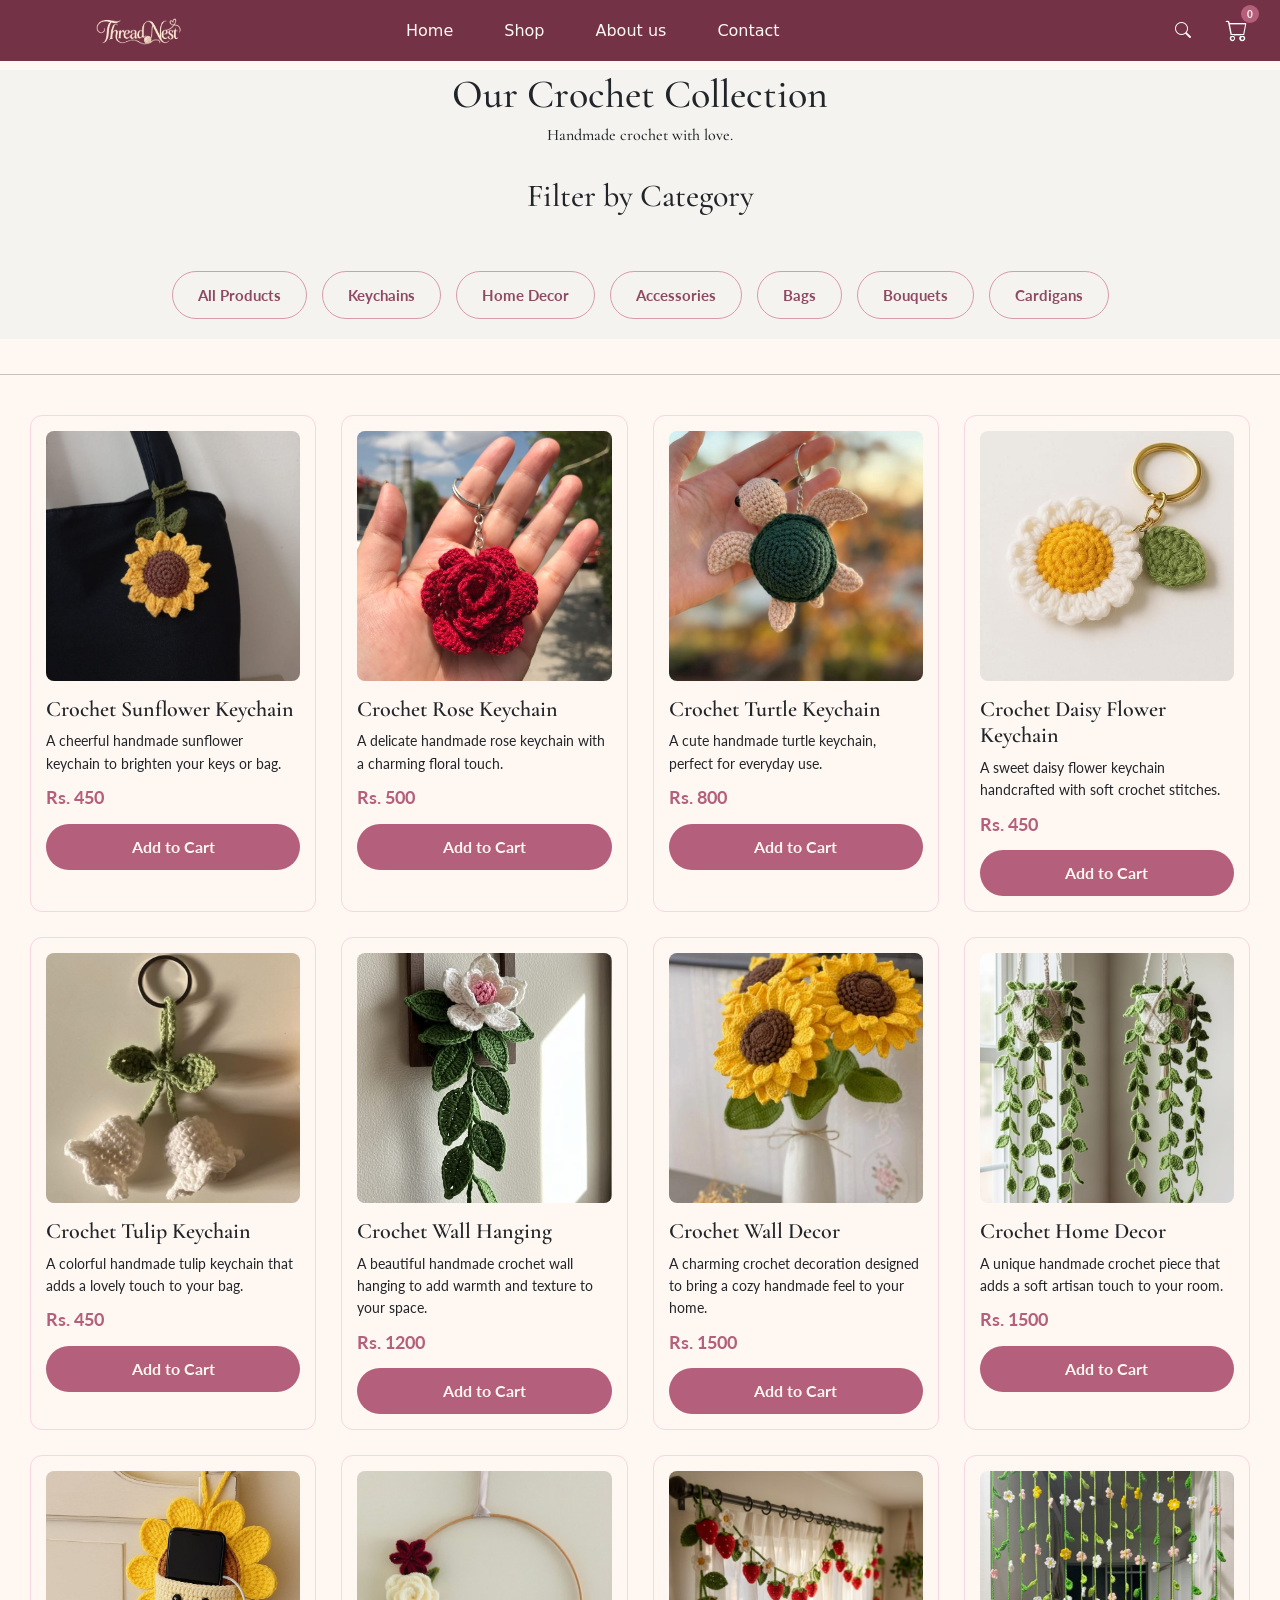
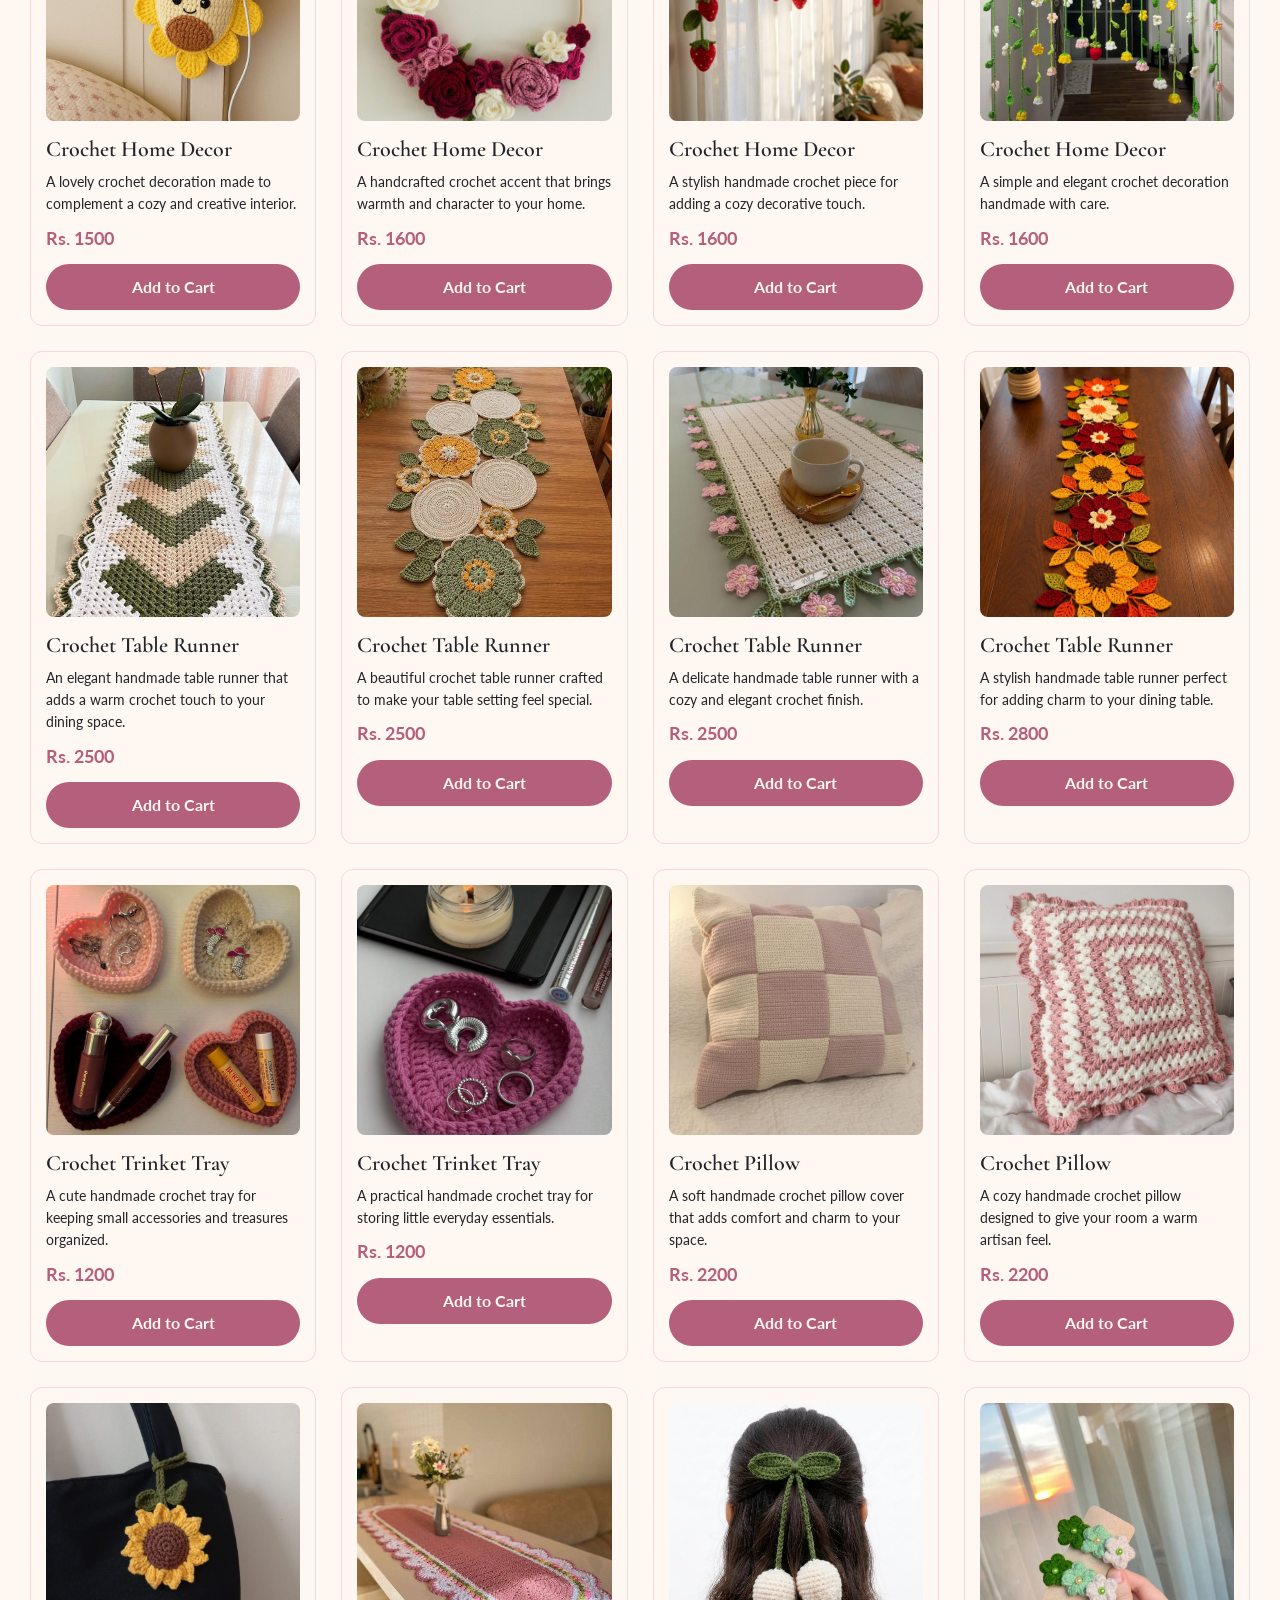
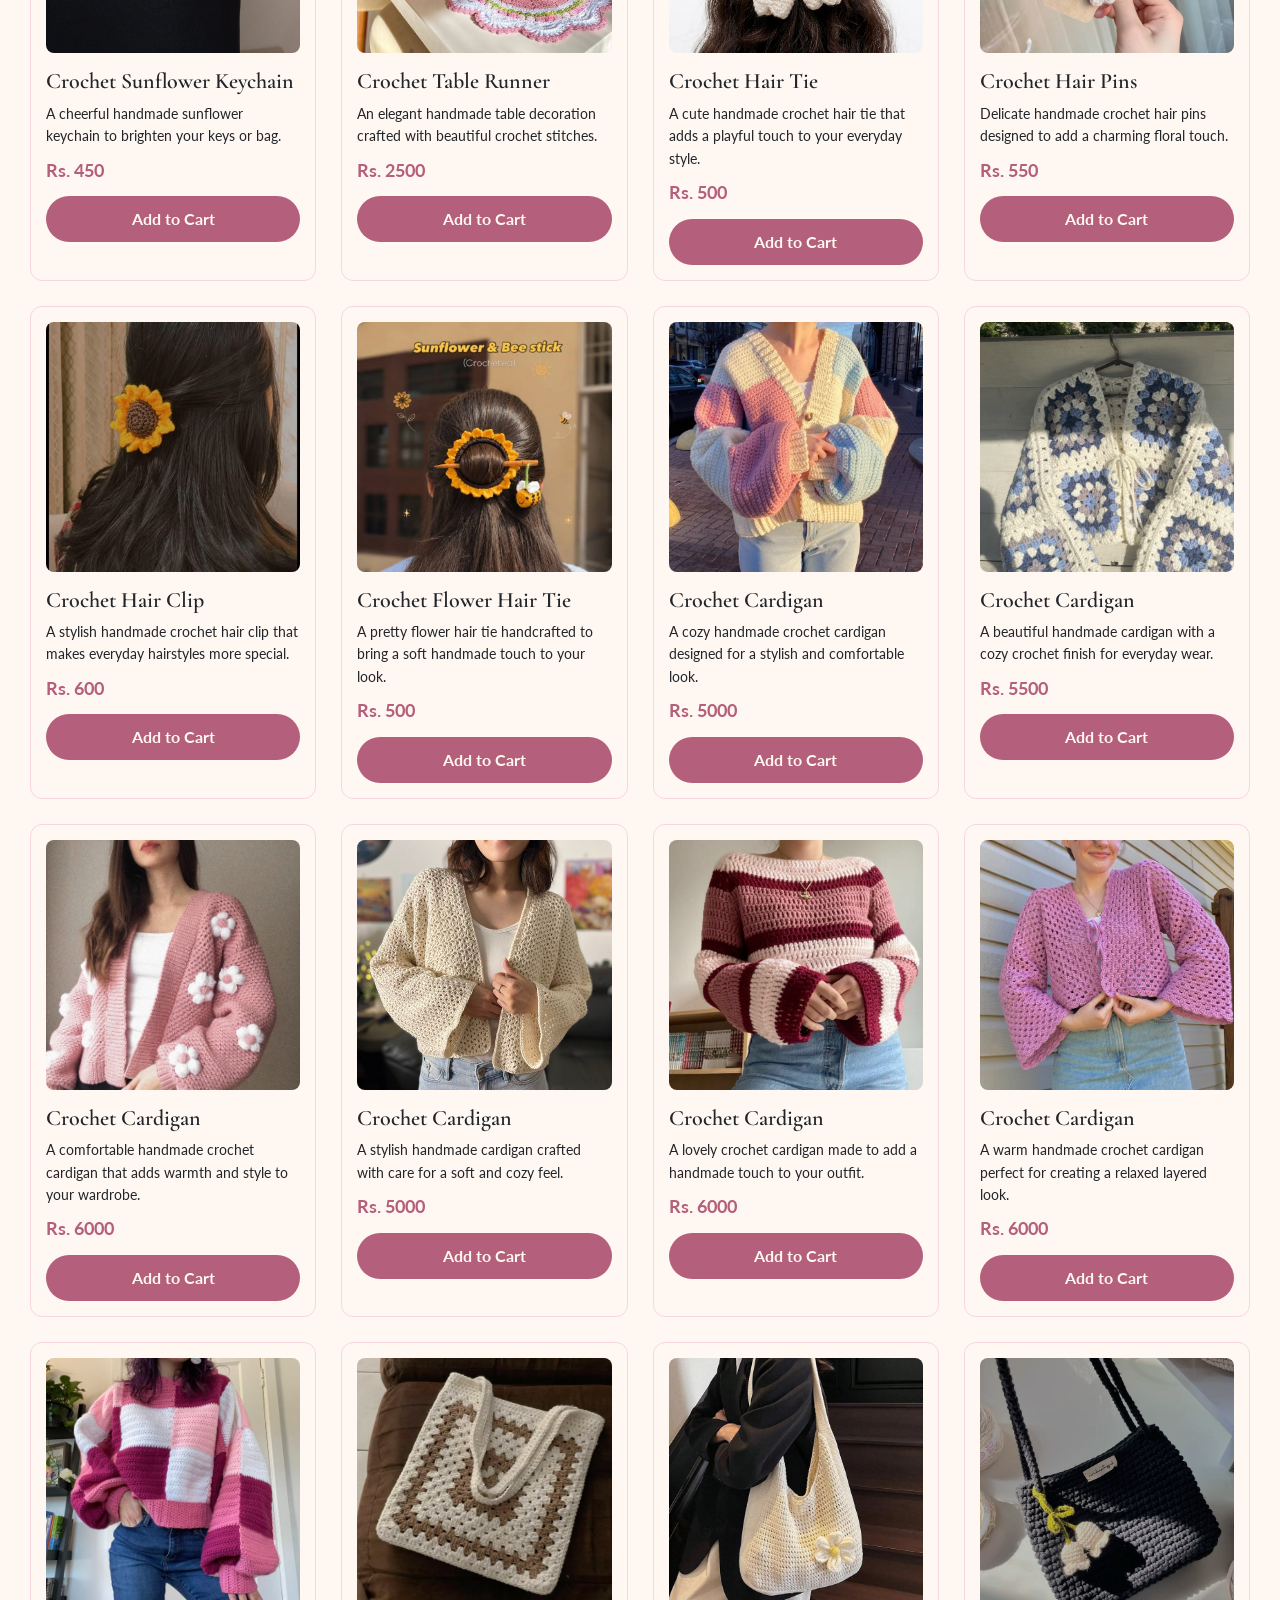
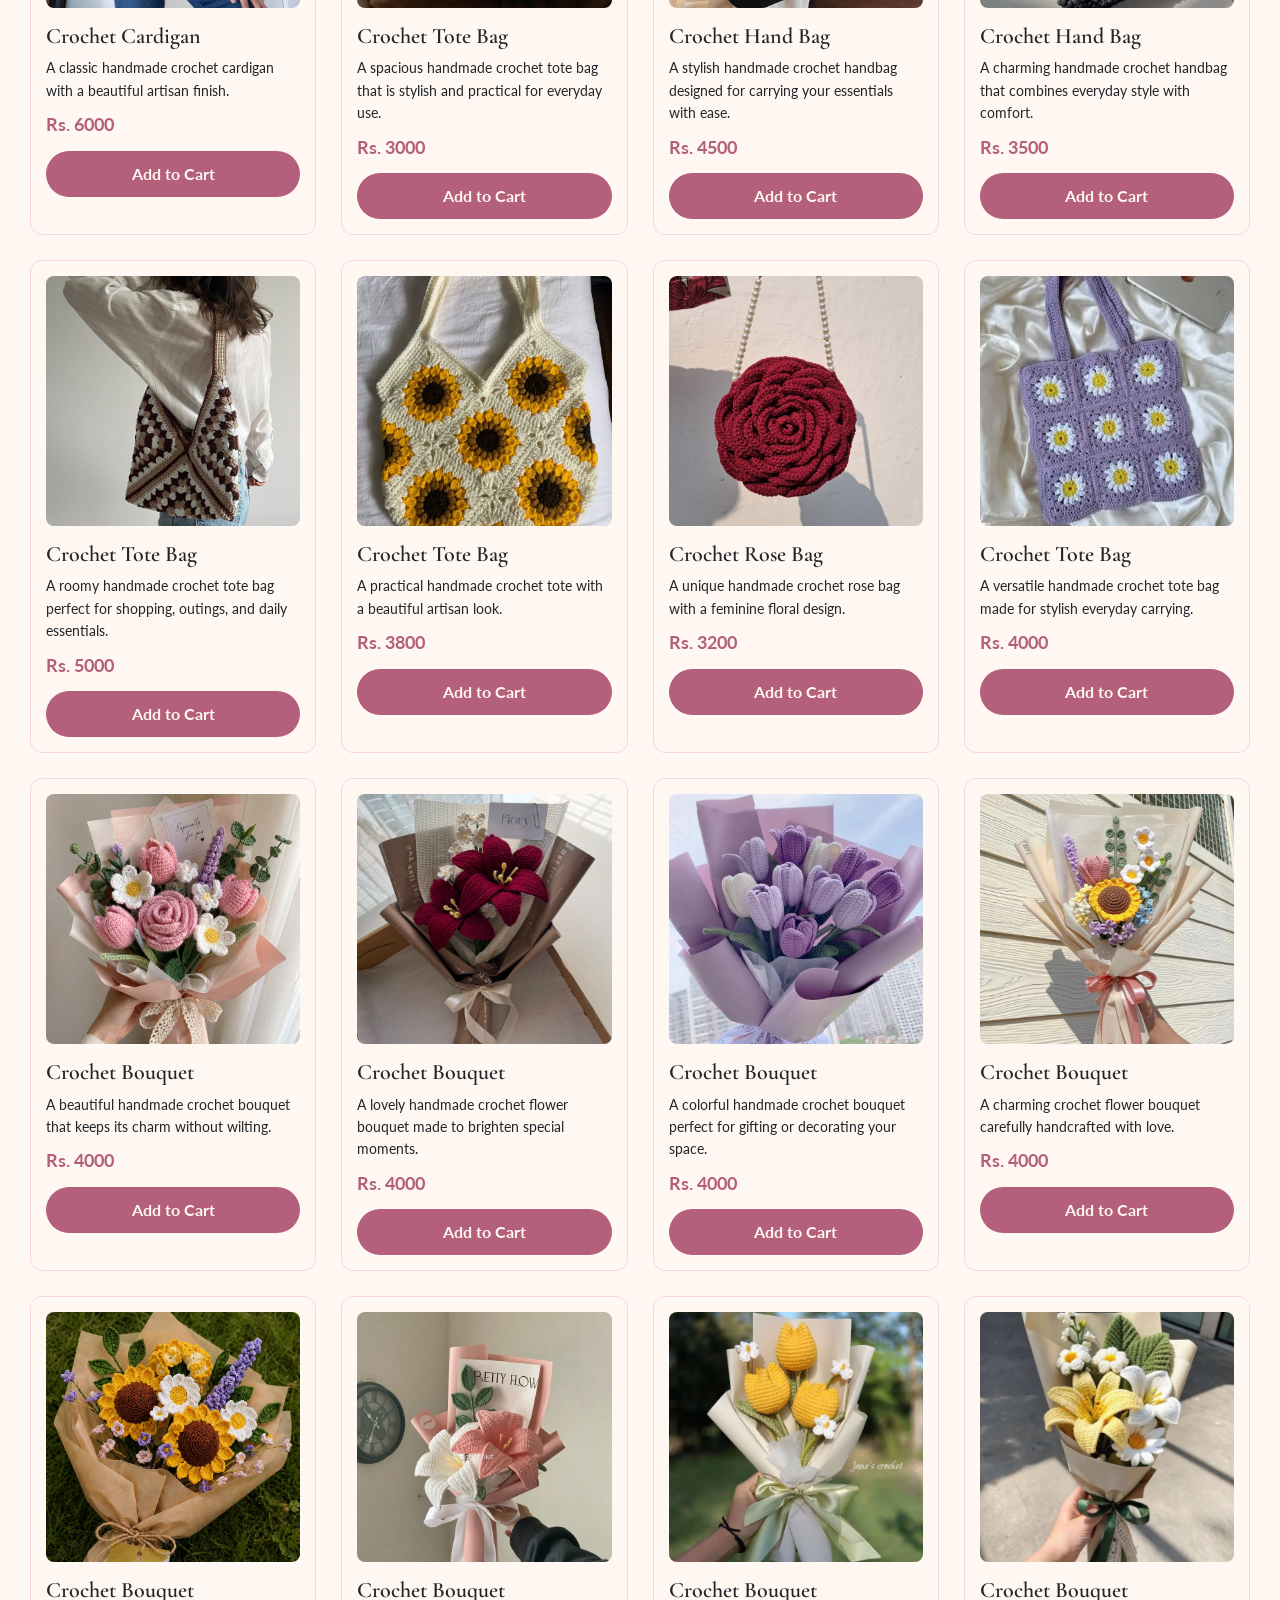
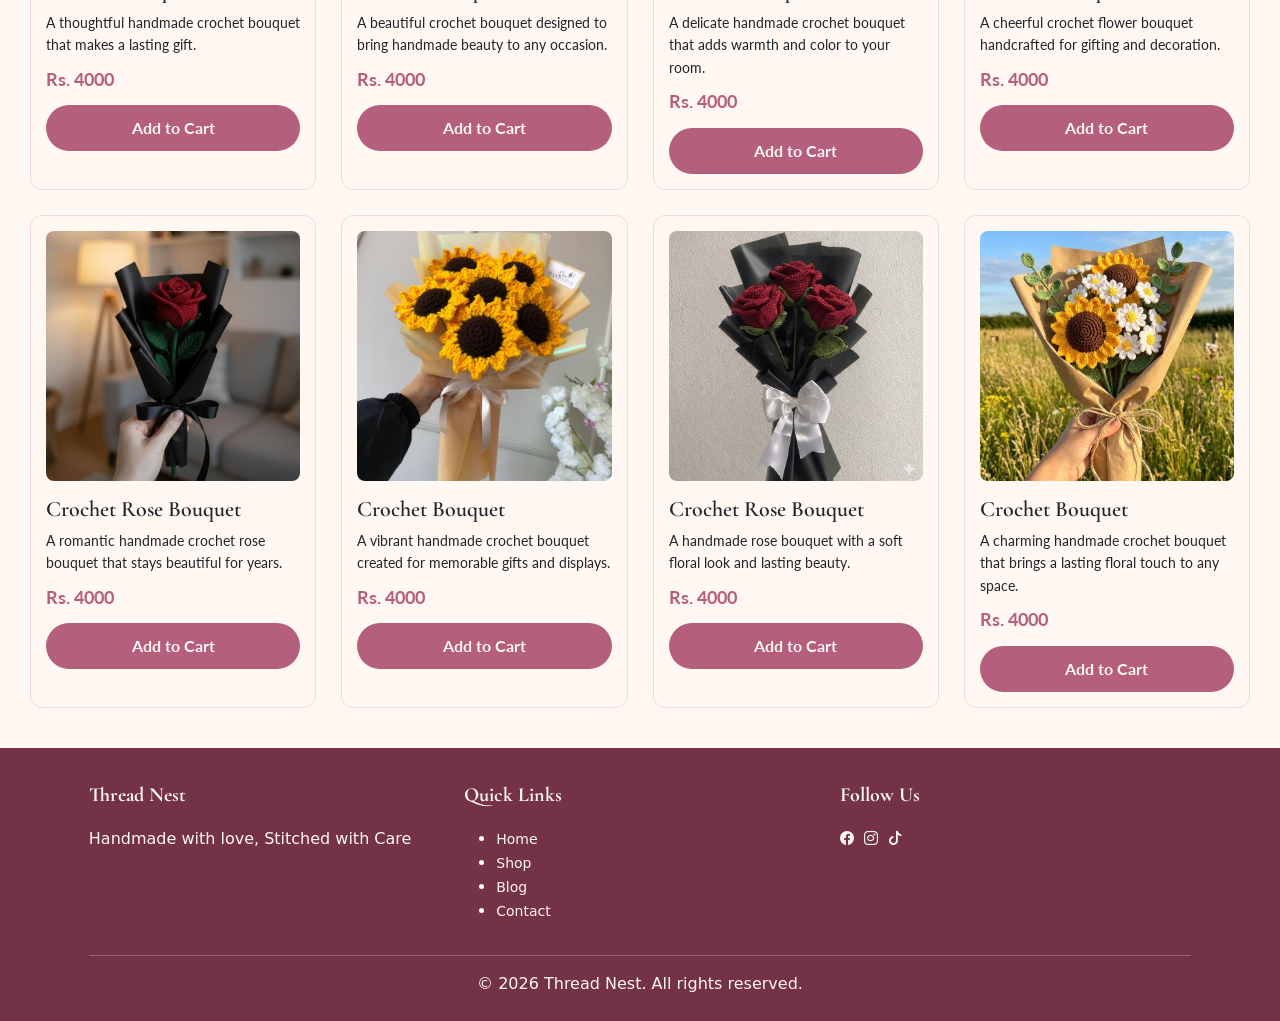
<file: shop.html>
<!doctype html>
<html lang="en">
  <head>
    <meta charset="utf-8">
    <meta name="viewport" content="width=device-width, initial-scale=1">
    <link rel="stylesheet" href="https://cdn.jsdelivr.net/npm/bootstrap-icons@1.13.1/font/bootstrap-icons.min.css">
    <title>Thread Nest</title>
    <link rel="icon" href="public/logo-removebg-preview.png" type="image/x-icon">
    <link rel="stylesheet" href="style.css">
    <link href="https://cdn.jsdelivr.net/npm/bootstrap@5.3.8/dist/css/bootstrap.min.css" rel="stylesheet" integrity="sha384-sRIl4kxILFvY47J16cr9ZwB07vP4J8+LH7qKQnuqkuIAvNWLzeN8tE5YBujZqJLB" crossorigin="anonymous">
    
<link rel="preconnect" href="https://fonts.googleapis.com">
<link rel="preconnect" href="https://fonts.gstatic.com" crossorigin>

<link href="https://fonts.googleapis.com/css2?family=Cormorant+Garamond:wght@400;500;600;700&family=Lato:wght@400;700&display=swap" rel="stylesheet">
    
  </head>
  <body>
    <!-- navbar -->
     <nav class="navbar navbar-expand-lg fixed-top">
  <div class="container-fluid">
    <a class="navbar-brand" href="#">
        <img id="nav-img" src="public/navbar-logo.png" alt="logo" width="90px" height="35px">
    </a>
    <button class="navbar-toggler" type="button" data-bs-toggle="collapse" data-bs-target="#navbarSupportedContent" aria-controls="navbarSupportedContent" aria-expanded="false" aria-label="Toggle navigation">
      <span class="navbar-toggler-icon"></span>
    </button>
    <div class="collapse navbar-collapse" id="navbarSupportedContent">
      <ul class="navbar-nav me-auto mb-2 mb-lg-0">
        <li class="nav-item">
          <a class="nav-link" aria-current="page" href="index.html">Home</a>
        </li>
        <li class="nav-item">
          <a class="nav-link" href="shop.html">Shop</a>
        </li>
        <li class="nav-item">
          <a class="nav-link" href="index.html#about">About us</a>
        </li>
        <li class="nav-item">
          <a class="nav-link" href="contact.html">Contact</a>
        </li>
      </ul>
     <form class="d-flex" role="search">
        <div class="search-box">
    <input type="text" placeholder="Search..." class="search-input">
    <button id="search-btn" class="btn" type="submit">
        <i class="bi bi-search"></i>
    </button>
  </div>
        </form>
        <a href="cart.html" class="cart-link">
    <i class="bi bi-cart"></i>
    <span id="cart-count">0</span>
</a>
      
    </div>
  </div>
</nav>
<!-- shop category -->

<div class="shop-text">
    <h1>Our Crochet Collection</h1>
    <h6>Handmade crochet with love.</h6>
<br>

<h2 id="top-text">Filter by Category</h2>
    <div class="filter-buttons">
       
        <button class="filter-btn" data-cat="all">
            All Products
        </button>

        <button class="filter-btn" data-cat="keychains">
            Keychains
        </button>

        <button class="filter-btn" data-cat="home-decor">
            Home Decor
        </button>

        <button class="filter-btn" data-cat="accessories">
            Accessories
        </button>

        <button class="filter-btn" data-cat="bags">
            Bags
        </button>

        <button class="filter-btn" data-cat="bouquets">
            Bouquets
        </button>

        <button class="filter-btn" data-cat="cardigans">
            Cardigans
        </button>

    </div>
</div><hr>
<!-- products -->
 <div class="products">

    <!-- Keychain Product -->
    
    <div class="product" data-cat="keychains">

        <img src="public/flower keychain.jpg" alt="Crochet Keychain">

        <h3>Crochet Sunflower Keychain</h3>

        <p>A cheerful handmade sunflower keychain to brighten your keys or bag.</p>

        <h5>Rs. 450</h5>
<button class="add-cart-btn">
        Add to Cart
    </button>
    </div>
    <!-- Keychain Product2 -->
    <div class="product" data-cat="keychains">

        <img src="public/rose keychain2.jpg" alt="Crochet Keychain">

        <h3>Crochet Rose Keychain</h3>

        <p>A delicate handmade rose keychain with a charming floral touch.</p>

        <h5>Rs. 500</h5>
<button class="add-cart-btn">
        Add to Cart
    </button>
    </div>

    <!-- Keychain Product3 -->
    <div class="product" data-cat="keychains">

        <img src="public/turtle keychain.png" alt="Crochet Keychain">

        <h3>Crochet Turtle Keychain</h3>

        <p>A cute handmade turtle keychain, perfect for everyday use.</p>

        <h5>Rs. 800</h5>
<button class="add-cart-btn">
        Add to Cart
    </button>
    </div>

    <!-- Keychain Product 4-->
    <div class="product" data-cat="keychains">

        <img src="public/daisy keychain.jpeg" alt="Crochet Keychain">

        <h3>Crochet Daisy Flower Keychain</h3>

        <p>A sweet daisy flower keychain handcrafted with soft crochet stitches.</p>

        <h5>Rs. 450</h5>
<button class="add-cart-btn">
        Add to Cart
    </button>
    </div>

    <!-- Keychain Product5 -->
    <div class="product" data-cat="keychains">

        <img src="public/tulip key chain.jpg" alt="Crochet Keychain">

        <h3>Crochet Tulip Keychain</h3>

        <p>A colorful handmade tulip keychain that adds a lovely touch to your bag.</p>

        <h5>Rs. 450</h5>
<button class="add-cart-btn">
        Add to Cart
    </button>
    </div>

    <!-- decor Product -->
    <div class="product" data-cat="home-decor">

        <img src="public/wall hanging.JPEG" alt="Crochet Keychain">

        <h3>Crochet Wall Hanging</h3>

        <p>A beautiful handmade crochet wall hanging to add warmth and texture to your space.</p>

        <h5>Rs. 1200</h5>
<button class="add-cart-btn">
        Add to Cart
    </button>
    </div>
    <!-- 1 -->
<div class="product" data-cat="home-decor">

        <img src="public/homedecor.jpg" alt="Crochet Keychain">

        <h3>Crochet Wall Decor</h3>

        <p>A charming crochet decoration designed to bring a cozy handmade feel to your home.</p>

        <h5>Rs. 1500</h5>
<button class="add-cart-btn">
        Add to Cart
    </button>
    </div>
<!-- 2 -->
<div class="product" data-cat="home-decor">

        <img src="public/homedecor2.jpg" alt="Crochet Keychain">

        <h3>Crochet Home Decor</h3>

        <p>A unique handmade crochet piece that adds a soft artisan touch to your room.</p>

        <h5>Rs. 1500</h5>
<button class="add-cart-btn">
        Add to Cart
    </button>
    </div>
<!-- 3 -->
<div class="product" data-cat="home-decor">

        <img src="public/homedecor3.jpg" alt="Crochet Keychain">

        <h3>Crochet Home Decor</h3>

        <p>A lovely crochet decoration made to complement a cozy and creative interior.</p>

        <h5>Rs. 1500</h5>
<button class="add-cart-btn">
        Add to Cart
    </button>
    </div>
    <!-- 4 -->
<div class="product" data-cat="home-decor">

        <img src="public/homedecor4.jpg" alt="Crochet Keychain">

        <h3>Crochet Home Decor</h3>

        <p>A handcrafted crochet accent that brings warmth and character to your home.</p>

        <h5>Rs. 1600</h5>
<button class="add-cart-btn">
        Add to Cart
    </button>
    </div>
    <!-- 5 -->
<div class="product" data-cat="home-decor">

        <img src="public/homedecor5.jpg" alt="Crochet Keychain">

        <h3>Crochet Home Decor</h3>

        <p>A stylish handmade crochet piece for adding a cozy decorative touch.</p>

        <h5>Rs. 1600</h5>
<button class="add-cart-btn">
        Add to Cart
    </button>
    </div>
    <!-- 6 -->
<div class="product" data-cat="home-decor">

        <img src="public/homedecor6.jpg" alt="Crochet Keychain">

        <h3>Crochet Home Decor</h3>

        <p>A simple and elegant crochet decoration handmade with care.</p>

        <h5>Rs. 1600</h5>
<button class="add-cart-btn">
        Add to Cart
    </button>
    </div>
    <!-- 7 -->
<div class="product" data-cat="home-decor">

        <img src="public/table runner4.jpg" alt="Crochet Keychain">

        <h3>Crochet Table Runner</h3>

        <p>An elegant handmade table runner that adds a warm crochet touch to your dining space.</p>

        <h5>Rs. 2500</h5>
<button class="add-cart-btn">
        Add to Cart
    </button>
    </div>
    <!-- 8 -->
<div class="product" data-cat="home-decor">

        <img src="public/table runner3.jpg" alt="Crochet Keychain">

        <h3>Crochet Table Runner</h3>

        <p>A beautiful crochet table runner crafted to make your table setting feel special.</p>

        <h5>Rs. 2500</h5>
<button class="add-cart-btn">
        Add to Cart
    </button>
    </div>
    <!-- 9 -->
<div class="product" data-cat="home-decor">

        <img src="public/table runner2.jpg" alt="Crochet Keychain">

        <h3>Crochet Table Runner</h3>

        <p>A delicate handmade table runner with a cozy and elegant crochet finish.</p>

        <h5>Rs. 2500</h5>
<button class="add-cart-btn">
        Add to Cart
    </button>
    </div>
<!-- 10 -->
<div class="product" data-cat="home-decor">

        <img src="public/table runner5.jpg" alt="Crochet Keychain">

        <h3>Crochet Table Runner</h3>

        <p>A stylish handmade table runner perfect for adding charm to your dining table.</p>

        <h5>Rs. 2800</h5>
<button class="add-cart-btn">
        Add to Cart
    </button>
    </div>
    <!-- 11 -->
<div class="product" data-cat="home-decor">

        <img src="public/tinker tray 2.jpg" alt="Crochet Keychain">

        <h3>Crochet Trinket Tray</h3>

        <p>A cute handmade crochet tray for keeping small accessories and treasures organized.</p>

        <h5>Rs. 1200</h5>
<button class="add-cart-btn">
        Add to Cart
    </button>
    </div>
    <!-- 12 -->
<div class="product" data-cat="home-decor">

        <img src="public/tinker tray.jpg" alt="Crochet Keychain">

        <h3>Crochet Trinket Tray</h3>

        <p>A practical handmade crochet tray for storing little everyday essentials.</p>

        <h5>Rs. 1200</h5>
<button class="add-cart-btn">
        Add to Cart
    </button>
    </div>
<!-- 13 -->
<div id="pillow" class="product" data-cat="home-decor">

        <img src="public/pillow2.jpg" alt="Crochet Keychain">

        <h3>Crochet Pillow</h3>

        <p>A soft handmade crochet pillow cover that adds comfort and charm to your space.</p>

        <h5>Rs. 2200</h5>
<button class="add-cart-btn">
        Add to Cart
    </button>
    </div>
    <!-- 14 -->
<div class="product" data-cat="home-decor">

        <img src="public/pillow.jpg" alt="Crochet Keychain">

        <h3>Crochet Pillow</h3>

        <p>A cozy handmade crochet pillow designed to give your room a warm artisan feel.</p>

        <h5>Rs. 2200</h5>
<button class="add-cart-btn">
        Add to Cart
    </button>
    </div>




    <!-- Keychain Product -->
    <div class="product" data-cat="keychains">

        <img src="public/flower keychain.jpg" alt="Crochet Keychain">

        <h3>Crochet Sunflower Keychain</h3>

        <p>A cheerful handmade sunflower keychain to brighten your keys or bag.</p>

        <h5>Rs. 450</h5>
<button class="add-cart-btn">
        Add to Cart
    </button>
    </div>


    <!-- Another Product -->
    <div id="table-runner" class="product" data-cat="home-decor">

        <img src="public/table runner" alt="Crochet Table Runner">

        <h3>Crochet Table Runner</h3>

        <p>An elegant handmade table decoration crafted with beautiful crochet stitches.</p>

        <h5>Rs. 2500</h5>
<button class="add-cart-btn">
        Add to Cart
    </button>
    </div>
    <!-- accessories -->

    <div class="product" data-cat="accessories">
    <img src="public/hair tie.jpg" alt="Crochet Bracelet">
    <h3>Crochet Hair Tie</h3>
    <p>A cute handmade crochet hair tie that adds a playful touch to your everyday style.</p>
    <h5>Rs. 500</h5>
<button class="add-cart-btn">
        Add to Cart
    </button>
    </div>
<!-- 2 -->
<div class="product" data-cat="accessories">
    <img src="public/hairpins2.jpg" alt="Crochet Bracelet">
    <h3>Crochet Hair Pins</h3>
    <p>Delicate handmade crochet hair pins designed to add a charming floral touch.</p>
    <h5>Rs. 550</h5>
<button class="add-cart-btn">
        Add to Cart
    </button>
    </div>
<!-- 3 -->
<div class="product" data-cat="accessories">
    <img src="public/hairclip.jpg" alt="Crochet Bracelet">
    <h3>Crochet Hair Clip</h3>
    <p>A stylish handmade crochet hair clip that makes everyday hairstyles more special.</p>
    <h5>Rs. 600</h5>
<button class="add-cart-btn">
        Add to Cart
    </button>
    </div>
<!-- 4 -->
<div class="product" data-cat="accessories">
    <img src="public/flower hair tie.jpg" alt="Crochet Bracelet">
    <h3>Crochet Flower Hair Tie</h3>
    <p>A pretty flower hair tie handcrafted to bring a soft handmade touch to your look.</p>
    <h5>Rs. 500</h5>
<button class="add-cart-btn">
        Add to Cart
    </button>
    </div>
<!-- cardigans -->
 <div class="product" data-cat="cardigans">
    <img src="public/cardigan.jpg" alt="Crochet Greeting Card">
    <h3>Crochet Cardigan</h3>
    <p>A cozy handmade crochet cardigan designed for a stylish and comfortable look.</p>
    <h5>Rs. 5000</h5>
    <button class="add-cart-btn">
        Add to Cart
    </button>
</div>
<!-- 2 -->
<div class="product" data-cat="cardigans">
    <img src="public/cardigan2" alt="Crochet Greeting Card">
    <h3>Crochet Cardigan</h3>
    <p>A beautiful handmade cardigan with a cozy crochet finish for everyday wear.</p>
    <h5>Rs. 5500</h5>
    <button class="add-cart-btn">
        Add to Cart
    </button>
</div>
<!-- 3 -->
<div class="product" data-cat="cardigans">
    <img src="public/cardigan3" alt="Crochet Greeting Card">
    <h3>Crochet Cardigan</h3>
    <p>A comfortable handmade crochet cardigan that adds warmth and style to your wardrobe.</p>
    <h5>Rs. 6000</h5>
    <button class="add-cart-btn">
        Add to Cart
    </button>
</div>
<!-- 4 -->
<div class="product" data-cat="cardigans">
    <img src="public/cardigan4.jpg" alt="Crochet Greeting Card">
    <h3>Crochet Cardigan</h3>
    <p>A stylish handmade cardigan crafted with care for a soft and cozy feel.</p>
    <h5>Rs. 5000</h5>
    <button class="add-cart-btn">
        Add to Cart
    </button>
</div>
<!-- 5 -->
 <div class="product" data-cat="cardigans">
    <img src="public/cardigan5.jpg" alt="Crochet Greeting Card">
    <h3>Crochet Cardigan</h3>
    <p>A lovely crochet cardigan made to add a handmade touch to your outfit.</p>
    <h5>Rs. 6000</h5>
    <button class="add-cart-btn">
        Add to Cart
    </button>
</div>
<!-- 6 -->
 <div class="product" data-cat="cardigans">
    <img src="public/cardigan6.jpg" alt="Crochet Greeting Card">
    <h3>Crochet Cardigan</h3>
    <p>A warm handmade crochet cardigan perfect for creating a relaxed layered look.</p>
    <h5>Rs. 6000</h5>
    <button class="add-cart-btn">
        Add to Cart
    </button>
</div>
<!-- 7 -->
 <div class="product" data-cat="cardigans">
    <img src="public/cardigan7.jpg" alt="Crochet Greeting Card">
    <h3>Crochet Cardigan</h3>
    <p>A classic handmade crochet cardigan with a beautiful artisan finish.</p>
    <h5>Rs. 6000</h5>
    <button class="add-cart-btn">
        Add to Cart
    </button>
</div>
<!-- bags -->
<div class="product" data-cat="bags">
    <img src="public/tod bag.jpg" alt="Crochet Tote Bag">
    <h3>Crochet Tote Bag</h3>
    <p>A spacious handmade crochet tote bag that is stylish and practical for everyday use.</p>
    <h5>Rs. 3000</h5>
    <button class="add-cart-btn">
        Add to Cart
    </button>
</div>
<!-- 1 -->
 <div id="tod-bag" class="product" data-cat="bags">
    <img src="public/bag2" alt="Crochet Tote Bag">
    <h3>Crochet Hand Bag</h3>
    <p>A stylish handmade crochet handbag designed for carrying your essentials with ease.</p>
    <h5>Rs. 4500</h5>
    <button class="add-cart-btn">
        Add to Cart
    </button>
</div>
<!-- 2 -->
 <div class="product" data-cat="bags">
    <img src="public/bag3" alt="Crochet Tote Bag">
    <h3>Crochet Hand Bag</h3>
    <p>A charming handmade crochet handbag that combines everyday style with comfort.</p>
    <h5>Rs. 3500</h5>
    <button class="add-cart-btn">
        Add to Cart
    </button>
</div>
<!-- 3 -->
 <div class="product" data-cat="bags">
    <img src="public/bag4.jpg" alt="Crochet Tote Bag">
    <h3>Crochet Tote Bag</h3>
    <p>A roomy handmade crochet tote bag perfect for shopping, outings, and daily essentials.</p>
    <h5>Rs. 5000</h5>
    <button class="add-cart-btn">
        Add to Cart
    </button>
</div>
<!-- 4 -->
 <div class="product" data-cat="bags">
    <img src="public/bag5.jpg" alt="Crochet Tote Bag">
    <h3>Crochet Tote Bag</h3>
    <p>A practical handmade crochet tote with a beautiful artisan look.</p>
    <h5>Rs. 3800</h5>
    <button class="add-cart-btn">
        Add to Cart
    </button>
</div>
<!-- 5 -->
 <div class="product" data-cat="bags">
    <img src="public/bag6.jpg" alt="Crochet Tote Bag">
    <h3>Crochet Rose Bag</h3>
    <p>A unique handmade crochet rose bag with a feminine floral design.</p>
    <h5>Rs. 3200</h5>
    <button class="add-cart-btn">
        Add to Cart
    </button>
</div>
<!-- 6 -->
 <div class="product" data-cat="bags">
    <img src="public/bag7.jpg" alt="Crochet Tote Bag">
    <h3>Crochet Tote Bag</h3>
    <p>A versatile handmade crochet tote bag made for stylish everyday carrying.</p>
    <h5>Rs. 4000</h5>
    <button class="add-cart-btn">
        Add to Cart
    </button>
</div>

<!-- bouquets -->
  <div class="product" data-cat="bouquets">
    <img src="public/bouquet.jpg" alt="Crochet Bouquet">
    <h3>Crochet Bouquet</h3>
    <p>A beautiful handmade crochet bouquet that keeps its charm without wilting.</p>
    <h5>Rs. 4000</h5>
    <button class="add-cart-btn">
        Add to Cart
    </button>
</div>
<!-- 2 -->
<div class="product" data-cat="bouquets">
    <img src="public/bouquet1" alt="Crochet Bouquet">
    <h3>Crochet Bouquet</h3>
    <p>A lovely handmade crochet flower bouquet made to brighten special moments.</p>
    <h5>Rs. 4000</h5>
    <button class="add-cart-btn">
        Add to Cart
    </button>
</div>
<!-- 3 -->
<div class="product" data-cat="bouquets">
    <img src="public/bouquet2" alt="Crochet Bouquet">
    <h3>Crochet Bouquet</h3>
    <p>A colorful handmade crochet bouquet perfect for gifting or decorating your space.</p>
    <h5>Rs. 4000</h5>
    <button class="add-cart-btn">
        Add to Cart
    </button>
</div>
<!-- 4 -->
<div class="product" data-cat="bouquets">
    <img src="public/bouquet3" alt="Crochet Bouquet">
    <h3>Crochet Bouquet</h3>
    <p>A charming crochet flower bouquet carefully handcrafted with love.</p>
    <h5>Rs. 4000</h5>
    <button class="add-cart-btn">
        Add to Cart
    </button>
</div>
<!-- 5 -->
<div class="product" data-cat="bouquets">
    <img src="public/bouquet4" alt="Crochet Bouquet">
    <h3>Crochet Bouquet</h3>
    <p>A thoughtful handmade crochet bouquet that makes a lasting gift.</p>
    <h5>Rs. 4000</h5>
    <button class="add-cart-btn">
        Add to Cart
    </button>
</div>
<!-- 6 -->
<div class="product" data-cat="bouquets">
    <img src="public/bouquet5" alt="Crochet Bouquet">
    <h3>Crochet Bouquet</h3>
    <p>A beautiful crochet bouquet designed to bring handmade beauty to any occasion.</p>
    <h5>Rs. 4000</h5>
    <button class="add-cart-btn">
        Add to Cart
    </button>
</div>
<!-- 7 -->
<div class="product" data-cat="bouquets">
    <img src="public/bouquet6" alt="Crochet Bouquet">
    <h3>Crochet Bouquet</h3>
    <p>A delicate handmade crochet bouquet that adds warmth and color to your room.</p>
    <h5>Rs. 4000</h5>
    <button class="add-cart-btn">
        Add to Cart
    </button>
</div>
<!-- 8 -->
<div class="product" data-cat="bouquets">
    <img src="public/bouquet7" alt="Crochet Bouquet">
    <h3>Crochet Bouquet</h3>
    <p>A cheerful crochet flower bouquet handcrafted for gifting and decoration.</p>
    <h5>Rs. 4000</h5>
    <button class="add-cart-btn">
        Add to Cart
    </button>
</div>
<!-- 9 -->
<div class="product" data-cat="bouquets">
    <img src="public/rose bouquet.jpg" alt="Crochet Bouquet">
    <h3>Crochet Rose Bouquet</h3>
    <p>A romantic handmade crochet rose bouquet that stays beautiful for years.</p>
    <h5>Rs. 4000</h5>
    <button class="add-cart-btn">
        Add to Cart
    </button>
</div>
<!-- 10 -->
<div class="product" data-cat="bouquets">
    <img src="public/bouquet8.jpg" alt="Crochet Bouquet">
    <h3>Crochet Bouquet</h3>
    <p>A vibrant handmade crochet bouquet created for memorable gifts and displays.</p>
    <h5>Rs. 4000</h5>
    <button class="add-cart-btn">
        Add to Cart
    </button>
</div>
<!-- 11 -->
<div class="product" data-cat="bouquets">
    <img src="public/rose bouq 2.jpg" alt="Crochet Bouquet">
    <h3>Crochet Rose Bouquet</h3>
    <p>A handmade rose bouquet with a soft floral look and lasting beauty.</p>
    <h5>Rs. 4000</h5>
    <button class="add-cart-btn">
        Add to Cart
    </button>
</div>
<!-- 12 -->
<div class="product" data-cat="bouquets">
    <img src="public/bouquet9.jpg" alt="Crochet Bouquet">
    <h3>Crochet Bouquet</h3>
    <p>A charming handmade crochet bouquet that brings a lasting floral touch to any space.</p>
    <h5>Rs. 4000</h5>
    <button class="add-cart-btn">
        Add to Cart
    </button>
</div>


</div>
 <!-- footer -->
     <footer class="footer">
      <div class="container">
        <div class="row">
          <div class="col-md-4">
            <h5>Thread Nest</h5>
            <p>Handmade with love, Stitched with Care</p>
          </div>
          <div class="col-md-4">
            <h5>Quick Links</h5>
            <ul class="list">
              <li><a href="#">Home</a></li>
              <li><a href="#">Shop</a></li>
              <li><a href="#">Blog</a></li>
              <li><a href="#">Contact</a></li>
            </ul>
          </div>
          <div class="col-md-4">
            <h5>Follow Us</h5>
            <ul class="list-unstyled d-flex">
              <li><a href="https://www.facebook.com/threadnest46"><i class="bi bi-facebook"></i></a></li>
              <li><a href="https://www.instagram.com/threadnest46/"><i class="bi bi-instagram"></i></a></li>
              <li><a href="https://www.tiktok.com/@threadnest47"><i class="bi bi-tiktok"></i></a></li>
            </ul>
          </div>
        </div>
        <hr>
        <p class="text-center">&copy; 2026 Thread Nest. All rights reserved.</p>
      </div>
     </footer>
<script>
const buttons = document.querySelectorAll('.filter-btn');
buttons.forEach(btn => {
    btn.addEventListener('click', () => {
        const category = btn.dataset.cat;
        document.querySelectorAll('.product').forEach(p => {
            p.style.display =
                (category === 'all' || p.dataset.cat === category)
                ? 'block'
                : 'none';
        });
    });
});

let cart = JSON.parse(localStorage.getItem("cart")) || [];

const cartButtons = document.querySelectorAll(".add-cart-btn");

cartButtons.forEach(button => {

    button.addEventListener("click", function () {

        const product = this.closest(".product");

        if (!product) {
            console.log("Product container not found");
            return;
        }

        const name = product.querySelector("h3").textContent.trim();

        const priceText = product.querySelector("h5").textContent;

        const price = parseInt(priceText.replace(/[^\d]/g, ""));

        const image = product.querySelector("img").getAttribute("src");

        const existingProduct = cart.find(item => item.image === image);

        if (existingProduct) {

            existingProduct.quantity += 1;

        } else {

            cart.push({
                name: name,
                price: price,
                image: image,
                quantity: 1
            });

        }

        localStorage.setItem("cart", JSON.stringify(cart));

        updateCartCount();

        alert(name + " added to cart!");

    });

});


function updateCartCount() {

    const cartCount = document.getElementById("cart-count");

    if (cartCount) {

        let totalItems = 0;

        cart.forEach(item => {
            totalItems += item.quantity;
        });

        cartCount.textContent = totalItems;
    }
}


updateCartCount();

</script>
<script src="https://cdn.jsdelivr.net/npm/bootstrap@5.3.3/dist/js/bootstrap.bundle.min.js"></script>
</body>
</file>
<file: style.css>
body {
    margin: 0;
    padding: 0;
    box-sizing: border-box;

    
    font-family: 'Lato', sans-serif;


    background: #FFF7F2 !important;
    
}
h1, h2, h3, h4, h5, h6 {
    font-family: 'Cormorant Garamond', serif;
}

/* navbar */
.navbar{
    background-color: #743247;
}
 .navbar-nav{
    display: flex;
    align-items: center;
    justify-content: center;
    margin-left: 200px;
    gap: 35px;
   
 }
 .navbar-nav .nav-link{
    color: #FFF7F2;

 }
 .navbar-nav .nav-link:hover{

    color: pink;
 }
 .search-box {
    display: flex;
    
    
    align-items: center;
    width: 45px;
    height: 40px;
    border: 1px solid transparent;
    border-radius: 25px;
    overflow: hidden;
    transition: width 0.4s ease, border-color 0.3s ease;
}

/* Expand when mouse is over the search area */
.search-box:hover {
    width: 250px;
    border-color: #FFF7F2;
}

.search-input {
    width: 0;
    opacity: 0;
    border: none;
    outline: none;
    padding: 0;
    font-size: 16px;
    transition: width 0.4s ease, opacity 0.3s ease, padding 0.4s ease;
}
.search-box:hover .search-input {
    width: 200px;
    opacity: 1;
    padding: 8px 10px;
}
/* about */.about {
    padding: 80px 5%;
    background: var(--bg-alt);
}
#search-btn{
    color: #FFF7F2;
    margin-right: 0px;
}
/* Cart Icon */
.cart-link {
    position: relative;
    display: flex;
    align-items: center;
    justify-content: center;
    color: white;
    text-decoration: none;
    font-size: 22px;
    margin-right: 20px;
    margin-left: 20px;
    transition: all 0.3s ease;
}

.cart-link:hover {
    color: #B45F7B;
    transform: translateY(-2px);
}

/* Cart Count */
#cart-count {
    position: absolute;
    top: -9px;
    right: -11px;
    min-width: 18px;
    height: 18px;
    padding: 0 5px;
    display: flex;
    align-items: center;
    justify-content: center;

    background-color: #B45F7B;
    color: #FFF8F0;
    border-radius: 50%;
    font-family: 'Lato', sans-serif;
    font-size: 10px;
    font-weight: 700;
    line-height: 1;
}

/* Cart hover effect */
.cart-link:hover #cart-count {
    background-color: #8F4A63;
}
/* =========================
   MOBILE NAVBAR
========================= */

@media (max-width: 991px) {

    .search-box {
        width: 180px;
        height: 40px;
        border-color: #FFF7F2;
    }

    .search-input {
        width: 135px;
        opacity: 1;
        padding: 8px 10px;
    }

    #search-btn {
        color: #FFF7F2;
        margin-right: 0;
        padding: 5px 10px;
    }

    .cart-link {
        margin-left: 15px;
        margin-right: 10px;
        font-size: 22px;
    }

}
#nav-img{
    margin-left: 80px;
}
/* hero section */
.hero-section {
    position: relative;
    background: url('public/hero1') no-repeat center center;
    background-size: 100% auto;
    background-color: #9f9692;
    padding: 100px 5%;
    height: 100vh;
    display: flex;
    align-items: center;
    justify-content: center;
}

.hero-section::before {
    content: "";
    position: absolute;
    inset: 0;
    background: rgba(0, 0, 0, 0.32);
}

.hero-section > * {
    position: relative;
    z-index: 1;
}
.hero-section h1 {
    color: #FFF7F2;
    margin-left: 40px;
}
.hero-section h3{
    color:#F8D6DF;
    margin-left: 40px;
}
.hero-section p {
    color: #FFF7F2;
    margin-left: 40px;
}
.hero-section .btn {
    background: #C94F68;
    margin-left: 40px;
    color: #ffffff;
    border: none;
    border-radius: 20px;
    padding: 10px 20px;
    font-size: 16px;
    cursor: pointer;
    transition: all 0.3s ease;
}
.hero-section .btn:hover {
    background: #743247;
    color: #F8D6DF;
}
/* Timeline */
.about{
    margin-top: 0;
    margin-bottom: 0;
}
.timeline-dot {
    width: 12px;
    height: 12px;

    min-width: 12px;

    

    border: 2px solid #F8D6DF;

    border-radius: 50%;

    position: relative;

    z-index: 2;

    margin: 0 45px;
}

.about-timeline {
    max-width: 1300px;

    /* margin: auto; */

    display: flex;
    align-items: center;
    justify-content: center;

    position: relative;
}


/* Horizontal line */

.about-timeline::before {
    content: "";

    position: absolute;

    width: 82%;
    height: 2px;
    top: 50%;
    left: 9%;

    z-index: 0;
}


/* About cards */

.about-card {
    width: 250px;
    min-height: 60px;

    background: var(--bg-card);

    border: 1px solid #F8D6DF;

    border-radius: 12px;

    padding: 15px;

    display: flex;
    align-items: center;

    gap: 20px;

    box-shadow: var(--shadow);

    position: relative;

    z-index: 2;
    

    transition: all .25s ease;
}

.about-card:hover {
    transform: translateY(-3px);

    border-color: #F8D6DF;

    box-shadow: 0 15px 35px #F8D6DF;
}


/* about icon */

.about-info i {
    width: 35px;
    height: 40px; 

    min-width: 50px;
 
    border-radius: 50%;


    background-color: lightpink;
    color: red;

    display: flex;
    align-items: center;
    justify-content: center;

    font-size: 24px; 
}

.about-info i {
     color: rgb(235, 136, 169);
}




.about-info h6 {
    margin: 0 0 5px;

    font-size: 16px;

    color: var(--text);
}

.about-info p {
    margin: 0 0 5px;

    font-size: 12px;

    color: var(--text-dim);
}
@media (max-width: 1200px) {

    .about-timeline {
        padding: 0 25px;
        gap: 10px;
    }

    .about-card {
        width: 220px;
        padding: 12px;
    }

    .timeline-dot {
        margin: 0 15px;
    }

    .about-info {
        gap: 10px;
    }

    .about-info i {
        min-width: 42px;
        width: 42px;
        height: 40px;
        font-size: 21px;
    }

    .about-info h6 {
        font-size: 15px;
    }

    .about-info p {
        font-size: 11px;
    }
}


/* Tablet */
@media (max-width: 992px) {

    .about {
        width: 100%;
        padding: 30px 20px;
        box-sizing: border-box;
    }

    .about-timeline {
        max-width: 100%;
        gap: 15px;
        flex-wrap: wrap;
        justify-content: center;
    }

    .about-card {
        width: calc(50% - 30px);
        min-width: 220px;
        box-sizing: border-box;
    }

    .timeline-dot {
        display: none;
    }

    .about-timeline::before {
        display: none;
    }
}


/* Mobile */
@media (max-width: 576px) {

    .about {
        padding: 25px 15px;
    }

    .about-timeline {
        display: flex;
        flex-direction: column;
        align-items: stretch;
        gap: 15px;
        padding: 0;
    }

    .about-card {
        width: 100%;
        min-width: 0;
        padding: 15px;
        box-sizing: border-box;
    }

    .about-info {
        gap: 15px;
    }

    .about-info i {
        flex-shrink: 0;
        min-width: 45px;
        width: 45px;
        height: 45px;
        font-size: 22px;
    }

    .about-info h6 {
        font-size: 16px;
    }

    .about-info p {
        font-size: 12px;
        line-height: 1.5;
    }

    .timeline-dot {
        display: none;
    }

    .about-timeline::before {
        display: none;
    }
}
/* category */
.shop-by-category {
     background: white !important;
    
}
.category h1{
     padding-top: 50px;
    font-weight: bolder;
    text-align: center;
}
.category p{
    text-align:center;
    
}
   .category-btn {
    background-color: #c94f68;
    border: 1px solid #c94f68;
    color: white;
    padding: 12px 25px;
    border-radius: 40px;
    transition: 0.3s;
}

.category-btn:hover {
    background-color: transparent;
    color:#c94f68;
}
.category-buttons {
    display: flex;
    justify-content: center;
    gap: 10px;
    flex-wrap: wrap;
    padding-bottom: 50px;
}
.featured-creations{
    color: #F5F3EF;
}
.featured-creations h1{
padding-top: 50px;
color: #3D302D;
   
    font-weight: bolder;
    text-align: center;
}
.card-section{
    background-color: #FAF9F6;
    gap: 15px;
    
    align-items: center;
    justify-content: center;

}
.card-body .btn{
    background-color: #C94F68;
    color: #FFF7F2;
    border: none;
    border-radius: 20px;
    padding: 10px 20px;
    font-size: 16px;
    cursor: pointer;
    transition: all 0.3s ease;

}
.card-body .btn:hover {
    background-color: #743247;
    color: #F8D6DF;
}
.card-section > div[class*="col-"] {
    background-color: #FAF9F6;
    transition: transform 0.25s ease, box-shadow 0.25s ease;
}

.card-section > div[class*="col-"]:hover {
    transform: translateY(-3px);
    box-shadow: 0 10px 24px rgba(201, 79, 104, 0.2);
}
.card-body h5{
    padding-top: 20px;
    padding-bottom: 10px;
color: #3D302D;

}

.card-body p{
    color: #3D302D;

}
    .card-img-top {
    height: 300px;
    object-fit: cover;
}
#view-all-btn{
    margin-left: 40%;
    margin-top: 30px;
    margin-bottom: 50px;
    background-color: rgb(164, 161, 161);
    color: black;
    border: none;
    border-radius: 15px;
    padding: 10px 20px;
    font-size: 14px;
    cursor: pointer;
    transition: all 0.3s ease;
}
#view-all-btn:hover {
    background-color: transparent;
    color: #743247;
}
/* about */
/* About Us Section */
.about-us {
    padding: 80px 8%;
    background-color: var(--bg);
}

.about-container {
    max-width: 1200px;
    margin: auto;

    display: grid;
    grid-template-columns: 1fr 1fr;
    align-items: center;
    gap: 60px;
}

/* Image */
.about-image img {
    width: 100%;
    height: 420px;
    object-fit: cover;
    border-radius: 15px;
}

/* Content */
.about-content span {
    color: #B45F7B;
    font-size: 14px;
    font-weight: 700;
    letter-spacing: 2px;
}

.about-content h2 {
    margin: 15px 0;
    font-family: 'Cormorant Garamond', serif;
    font-size: 42px;
    color: var(--text);
}

.about-content p {
    font-family: 'Lato', sans-serif;
    color: var(--text-dim);
    line-height: 1.8;
    margin-bottom: 15px;
}

/* Button */
.about-btn {
    display: inline-block;
    margin-top: 15px;
    padding: 12px 25px;

    background-color: #B45F7B;
    color: #FFF8F0;

    border-radius: 25px;
    text-decoration: none;

    transition: 0.3s ease;
}

.about-btn:hover {
    background-color: #8F4A63;
}

/* Responsive Design */
@media (max-width: 768px) {
    .about-container {
        grid-template-columns: 1fr;
        gap: 30px;
    }

    .about-image img {
        height: 300px;
    }

    .about-content h2 {
        font-size: 32px;
    }

    .about-us {
        padding: 50px 6%;
    }
}
/* footer */
.footer {
    background-color: #743247;
    color: #FFF7F2;
     padding: 35px 6% 15px;
}
.footer h5 {
    font-weight: bolder;
    margin-bottom: 20px;
}
.footer p {
    margin-bottom: 10px;
}
.list a{
    list-style: none;
    padding: 0;
    text-decoration: none;
    color: #FFF7F2;
    font-size: 14px;
}
.list a:hover {
    color: pink;
}
.list-unstyled a{
    list-style: none;
    padding: 0;
    text-decoration: none;
    color: #FFF7F2;
    gap: 20px;
    font-size: 14px;
}
.list-unstyled a:hover {
    color: pink;
}
.list-unstyled i{
    gap: 20px;
}
.list-unstyled {
    display: flex;
    flex-direction: row;
    gap: 10px;
    margin: 0;
    padding: 0;
}
.list-unstyled li {
    margin: 0;
}

/* product */

/* Product Grid */
.products {
    max-width: 1300px;
    margin: 40px auto;
    padding: 0 30px;

    display: grid;
    grid-template-columns: repeat(4, 1fr);
    gap: 25px;
}

/* Product Card */
.product {
    background-color: var(--bg-card);

    border: 1px solid #F8D6DF;
    border-radius: 12px;

    padding: 15px;

    overflow: hidden;

    box-shadow: var(--shadow);

    transition: transform 0.3s ease,
                box-shadow 0.3s ease;
}

/* Hover Effect */
.product:hover {
    transform: translateY(-5px);

    box-shadow: 0 10px 25px #F8D6DF;
}

/* Product Image */
.product img {
    width: 100%;
    height: 250px;

    object-fit: cover;

    border-radius: 8px;

    display: block;
}

/* Product Name */
.product h3 {
    margin-top: 15px;
    margin-bottom: 8px;

    font-family: 'Cormorant Garamond', serif;
    font-size: 22px;
    font-weight: 600;

    color: var(--text);
}

/* Product Description */
.product p {
    font-family: 'Lato', sans-serif;
    font-size: 14px;
    line-height: 1.6;

    color: var(--text-dim);

    margin-bottom: 12px;
}

/* Product Price */
.product h5 {
    font-family: 'Lato', sans-serif;
    font-size: 18px;
    font-weight: 700;

    color: #B45F7B;

    margin-bottom: 15px;
}

/* Tablet */
@media (max-width: 992px) {

    .products {
        grid-template-columns: repeat(2, 1fr);
        gap: 20px;
        padding: 0 20px;
    }

    .product img {
        height: 220px;
    }
}


/* Mobile */
@media (max-width: 576px) {

    .products {
        grid-template-columns: 1fr;
        gap: 20px;
        padding: 0 15px;
    }

    .product img {
        height: 240px;
    }

    .product h3 {
        font-size: 20px;
    }
}
.shop-text{
    text-align: center;
    margin-top: 70px;
    background-color: #F5F3EF;
}
.shop-text .btn{
    color:#FAF9F6;
    margin-top: 30px;
    margin-bottom: 40px;
    background-color: #743247;
    border-radius: 10px;
}
.shop-text .btn:hover{
     background: #743247;
    color: #F8D6DF;
}
/* filter btn */
/* Filter Section */
.filter-buttons {
    display: flex;
    justify-content: center;
    align-items: center;
    flex-wrap: wrap;
    gap: 15px;

    margin: 35px auto;
    padding: 20px;
}

/* Filter Buttons */
.filter-btn {
    background-color: transparent;
    color: #8F4A63;

    border: 1px solid #D99AAE;
    border-radius: 30px;

    padding: 12px 25px;

    font-family: 'Lato', sans-serif;
    font-size: 15px;
    font-weight: 700;

    cursor: pointer;
    transition: all 0.3s ease;
}

/* Hover Effect */
.filter-btn:hover {
    background-color: #D99AAE;
    color: #FFF8F0;

    transform: translateY(-3px);
    box-shadow: 0 5px 15px rgba(217, 154, 174, 0.3);
}

/* Active Button */
.filter-btn.active {
    background-color: #B45F7B;
    color: #FFF8F0;

    border-color: #B45F7B;
}

/* Responsive Design */
@media (max-width: 576px) {
    .filter-buttons {
        gap: 10px;
        padding: 15px;
    }

    .filter-btn {
        padding: 10px 18px;
        font-size: 13px;
    }
}
.add-cart-btn {
    width: 100%;
    padding: 11px;

    background-color: #B45F7B;
    color: #FFF8F0;

    border: none;
    border-radius: 25px;

    font-family: 'Lato', sans-serif;
    font-weight: 700;
    cursor: pointer;

    transition: 0.3s ease;
}

.add-cart-btn:hover {
    background-color: #8F4A63;
    transform: translateY(-2px);
}
/* cart */
/* =========================
   CART PAGE
========================= */

.cart-page {
    background-color: #FFF8F0;
    min-height: 100vh;
    padding: 130px 30px 60px;
}

/* Cart Heading */

.cart-header {
    text-align: center;
    margin-bottom: 50px;
}

.cart-header h1 {
    font-family: 'Cormorant Garamond', serif;
    font-size: 48px;
    color: #8F4A63;
    margin-bottom: 10px;
}

.cart-header p {
    font-family: 'Lato', sans-serif;
    color: #6F5A60;
    font-size: 16px;
}


/* Main Cart Layout */

.cart-container {
    max-width: 1200px;
    margin: auto;
    display: grid;
    grid-template-columns: 2fr 1fr;
    gap: 30px;
}


/* Cart Items */

.cart-items {
    background-color: #ffffff;
    border: 1px solid #F8D6DF;
    border-radius: 15px;
    padding: 25px;
}

.cart-items h2,
.order-summary h2 {
    font-family: 'Cormorant Garamond', serif;
    color: #8F4A63;
    font-size: 28px;
    margin-bottom: 25px;
}


/* Order Summary */

.order-summary {
    background-color: #ffffff;
    border: 1px solid #F8D6DF;
    border-radius: 15px;
    padding: 25px;
    height: fit-content;
}

.summary-row {
    display: flex;
    justify-content: space-between;
    margin-bottom: 18px;

    font-family: 'Lato', sans-serif;
    color: #5F4A50;
}

.summary-row.total {
    font-size: 20px;
    font-weight: 700;
    color: #8F4A63;
}



/* Checkout Button */

.checkout-btn {
    width: 100%;
    padding: 13px;
 text-align: center;
 text-decoration: none;
    background-color: #B45F7B;
    color: #FFF8F0;

    border: none;
    border-radius: 25px;

    font-family: 'Lato', sans-serif;
    font-weight: 700;

    cursor: pointer;
    transition: 0.3s ease;
}

.checkout-btn:hover {
    background-color: #8F4A63;
    transform: translateY(-2px);
}


/* Empty Cart */

.empty-cart {
    text-align: center;
    padding: 80px 20px;
    display: none;
}

.empty-cart i {
    font-size: 60px;
    color: #B45F7B;
}

.empty-cart h2 {
    font-family: 'Cormorant Garamond', serif;
    color: #8F4A63;
    font-size: 32px;
    margin-top: 20px;
}

.empty-cart p {
    font-family: 'Lato', sans-serif;
    color: #6F5A60;
    margin-bottom: 25px;
}

.continue-shopping {
    display: inline-block;
    padding: 12px 25px;

    background-color: #B45F7B;
    color: #FFF8F0;

    text-decoration: none;
    border-radius: 25px;

    font-family: 'Lato', sans-serif;
    font-weight: 700;

    transition: 0.3s ease;
}

.continue-shopping:hover {
    background-color: #8F4A63;
}
@media (max-width: 768px) {

    .cart-page {
        padding: 110px 15px 40px;
    }

    .cart-header h1 {
        font-size: 38px;
    }

    .cart-container {
        grid-template-columns: 1fr;
    }

    .cart-items,
    .order-summary {
        padding: 20px;
    }

}
.cart-item img {
    width: 130px;
    height: 130px;
    object-fit: cover;
    border-radius: 15px;
    border: 1px solid #F8D6DF;
    flex-shrink: 0;
}

.cart-item {
    display: flex;
    align-items: center;
    gap: 25px;
    padding: 20px 0;
    border-bottom: 1px solid #F8D6DF;
}

.cart-item-info h3 {
    font-family: 'Cormorant Garamond', serif;
    color: #8F4A63;
    font-size: 24px;
    margin-bottom: 8px;
}

.cart-item-info p {
    font-family: 'Lato', sans-serif;
    color: #6F5A60;
    margin-bottom: 12px;
}
.quantity {
    display: flex;
    align-items: center;
    gap: 8px;
    margin-top: 12px;
}

.quantity button {
    width: 35px;
    height: 35px;
    border: 1px solid #D8A6B5;
    background-color: #FFF8F0;
    color: #8F4A63;
    font-family: 'Lato', sans-serif;
    font-size: 18px;
    cursor: pointer;
    border-radius: 6px;
    transition: 0.3s ease;
}

.quantity button:hover {
    background-color: #B45F7B;
    color: #FFF8F0;
}

.quantity span {
    min-width: 25px;
    text-align: center;
    font-family: 'Lato', sans-serif;
    color: #5F4A50;
    font-size: 16px;
}
.remove-btn {
    margin-top: 10px;
    padding: 7px 16px;
    border: 1px solid #B45F7B;
    background-color: transparent;
    color: #8F4A63;
    border-radius: 20px;
    font-family: 'Lato', sans-serif;
    cursor: pointer;
    transition: 0.3s ease;
}

.remove-btn:hover {
    background-color: #B45F7B;
    color: #FFF8F0;
}
/* checkout */
.checkout-section {
    background-color: #FFF8F0;
    min-height: 100vh;
    padding: 120px 7% 60px;
}

.checkout-header {
    text-align: center;
    margin-bottom: 45px;
}

.checkout-header h1 {
    font-family: 'Cormorant Garamond', serif;
    font-size: 52px;
    color: #8F4A63;
    margin-bottom: 10px;
}

.checkout-header p {
    font-family: 'Lato', sans-serif;
    color: #6F5A60;
    font-size: 17px;
}

.checkout-container {
    max-width: 1200px;
    margin: auto;
    display: grid;
    grid-template-columns: 2fr 1fr;
    gap: 35px;
}

.checkout-form,
.checkout-summary {
    background-color: #FFFFFF;
    border: 1px solid #F8D6DF;
    border-radius: 18px;
    padding: 35px;
}

.checkout-form h2,
.checkout-summary h2 {
    font-family: 'Cormorant Garamond', serif;
    color: #8F4A63;
    font-size: 30px;
    margin-bottom: 25px;
}

.checkout-form h2:not(:first-child) {
    margin-top: 35px;
}

.form-row {
    display: grid;
    grid-template-columns: 1fr 1fr;
    gap: 20px;
}

.form-group {
    margin-bottom: 20px;
}

.form-group label {
    display: block;
    margin-bottom: 8px;
    font-family: 'Lato', sans-serif;
    color: #5F4A50;
    font-weight: 700;
}

.form-group input,
.form-group select {
    width: 100%;
    padding: 13px 15px;
    border: 1px solid #E8C7D1;
    border-radius: 8px;
    outline: none;
    font-family: 'Lato', sans-serif;
    background-color: #FFFDFB;
}

.form-group input:focus,
.form-group select:focus {
    border-color: #B45F7B;
    box-shadow: 0 0 0 3px #F8D6DF;
}

.payment-option {
    border: 1px solid #E8C7D1;
    border-radius: 10px;
    padding: 15px;
    margin-bottom: 12px;
}

.payment-option label {
    display: flex;
    align-items: flex-start;
    gap: 12px;
    cursor: pointer;
}

.payment-option span {
    display: flex;
    flex-direction: column;
    gap: 4px;
}

.payment-option strong {
    color: #5F4A50;
}

.payment-option small {
    color: #8A777C;
}

.place-order-btn {
    width: 100%;
    margin-top: 30px;
    padding: 15px;
    border: none;
    text-decoration: none;
    text-align: center;
    border-radius: 30px;
    background-color: #B45F7B;
    color: #FFF8F0;
    font-size: 17px;
    font-weight: 700;
    cursor: pointer;
    transition: 0.3s ease;
}

.place-order-btn:hover {
    background-color: #8F4A63;
}

.checkout-summary {
    height: fit-content;
    position: sticky;
    top: 100px;
}

.checkout-summary hr {
    border-color: #F8D6DF;
    margin: 20px 0;
}

.summary-row {
    display: flex;
    justify-content: space-between;
    margin: 18px 0;
    font-family: 'Lato', sans-serif;
    color: #5F4A50;
}

.summary-row.total {
    font-size: 20px;
    font-weight: 700;
    color: #8F4A63;
}
@media (max-width: 768px) {

    .checkout-section {
        padding: 100px 20px 40px;
    }

    .checkout-header h1 {
        font-size: 42px;
    }

    .checkout-container {
        grid-template-columns: 1fr;
    }

    .checkout-summary {
        position: static;
    }

    .form-row {
        grid-template-columns: 1fr;
        gap: 0;
    }

    .checkout-form,
    .checkout-summary {
        padding: 25px;
    }
}
.checkout-product {
    display: flex;
    justify-content: space-between;
    align-items: center;
    gap: 15px;
    padding: 15px 0;
    border-bottom: 1px solid #F8D6DF;
}

.checkout-product h3 {
    font-family: 'Cormorant Garamond', serif;
    font-size: 20px;
    color: #8F4A63;
    margin: 0 0 5px;
}

.checkout-product p {
    font-family: 'Lato', sans-serif;
    font-size: 14px;
    color: #6F5A60;
    margin: 0;
}

.checkout-product strong {
    color: #8F4A63;
    white-space: nowrap;
}

/* confirmation */
/*  */

.confirmation-section {
    min-height: 100vh;
    background-color: #FFF8F0;
    padding: 130px 20px 70px;

    display: flex;
    justify-content: center;
}

.confirmation-card {
    width: 100%;
    max-width: 850px;

    background-color: #FFFFFF;

    border: 1px solid #F8D6DF;
    border-radius: 20px;

    padding: 50px;

    text-align: center;

    box-shadow: 0 10px 30px rgba(143, 74, 99, 0.08);
}


/* Success Icon */

.success-icon {
    width: 70px;
    height: 70px;

    margin: 0 auto 20px;

    border-radius: 50%;

    background-color: #F8D6DF;
    color: #B45F7B;

    display: flex;
    align-items: center;
    justify-content: center;

    font-size: 35px;
}


/* Heading */

.confirmation-card h1 {
    font-family: 'Cormorant Garamond', serif;

    font-size: 45px;

    color: #8F4A63;

    margin-bottom: 15px;
}


.confirmation-message {
    max-width: 600px;

    margin: 0 auto 35px;

    font-family: 'Lato', sans-serif;

    color: #6F5A60;

    line-height: 1.7;
}


/* Order Details */

.order-details {
    background-color: #FFF8F0;

    border: 1px solid #F8D6DF;

    border-radius: 15px;

    padding: 25px;

    text-align: left;

    margin-bottom: 25px;
}

.order-details h2,
.ordered-products h2 {
    font-family: 'Cormorant Garamond', serif;

    color: #8F4A63;

    font-size: 28px;

    margin-bottom: 20px;
}


.detail-row {
    display: flex;

    justify-content: space-between;

    padding: 12px 0;

    border-bottom: 1px solid #F8D6DF;

    font-family: 'Lato', sans-serif;

    color: #5F4A50;
}


.detail-row:last-child {
    border-bottom: none;

    font-weight: 700;

    color: #8F4A63;
}


/* Products */

.ordered-products {
    text-align: left;

    margin-bottom: 30px;
}


.confirmation-product {
    display: flex;

    justify-content: space-between;

    align-items: center;

    gap: 15px;

    padding: 15px 0;

    border-bottom: 1px solid #F8D6DF;
}


.confirmation-product h3 {
    font-family: 'Cormorant Garamond', serif;

    font-size: 21px;

    color: #8F4A63;

    margin: 0 0 5px;
}


.confirmation-product p {
    font-family: 'Lato', sans-serif;

    font-size: 14px;

    color: #6F5A60;

    margin: 0;
}


.confirmation-product strong {
    color: #8F4A63;

    white-space: nowrap;
}


/* Buttons */

.confirmation-buttons {
    display: flex;

    justify-content: center;

    gap: 15px;

    margin-top: 30px;
}


.continue-shopping,
.home-btn {
    padding: 12px 25px;

    border-radius: 25px;

    text-decoration: none;

    font-family: 'Lato', sans-serif;

    font-weight: 700;

    transition: 0.3s ease;
}


.continue-shopping {
    background-color: #B45F7B;

    color: #FFF8F0;
}


.continue-shopping:hover {
    background-color: #8F4A63;

    color: #FFF8F0;
}


.home-btn {
    background-color: transparent;

    color: #8F4A63;

    border: 1px solid #B45F7B;
}


.home-btn:hover {
    background-color: #F8D6DF;

    color: #8F4A63;
}
/* contact */
.contact-hero { 
    padding: 90px 6% 70px; 
    text-align: center; 
    background-color: #f8e8e4;
 } 
 .contact-hero h1 { 
    font-size: 58px;
     margin-bottom: 18px; 
     color: #56372f; 
    } 
    .contact-hero p 
    { max-width: 650px; 
        margin: auto; 
        color: #76584e;
         font-size: 16px; 
         line-height: 1.8;
         }
         
/* CONTACT SECTION  */ 
.contact-section { 
    padding: 80px 6%;
 } 
 .section-title { 
    color: #56372f; 
    font-size: 38px;
 margin-bottom: 15px; 
}
 .section-text { 
    color: #80665d; 
    line-height: 1.8; 
}
 /*CONTACT INFO \ */ 
 .contact-info { 
    padding: 15px 0; 
}
 .info-item { 
    display: flex; 
    align-items: flex-start;
     gap: 18px; 
     margin-bottom: 30px; 
    }
     .info-icon { 
        min-width: 48px; 
        height: 48px;
        display: flex; 
        align-items: center;
        justify-content: center;
         background-color: #f2c8d2;
          color: #9e536c; 
        border-radius: 50%; 
     font-size: 20px; 
        }
      .info-item h5 {
      margin: 0 0 5px;
      font-size: 16px;
      font-weight: 600;
      color: #56372f
         }
 .info-item p, .info-item a { 
margin: 0;
   color: #80665d; 
   font-size: 14px;
    }
   .info-item a:hover { 
    color: #c77b91; 
    }
    /* CONTACT FORM */ 
   .contact-form { 
    background-color: #ffffff; 
    padding: 40px; 
    border-radius: 20px;
    border: 1px solid #f0ddd6;
    box-shadow: 0 12px 35px rgba(91, 54, 45, 0.08);
     } 
    .form-label { 
     color: #56372f; 
     font-weight: 500;
      font-size: 14px;
    } 
    .form-control {
        border: 1px solid #ead4cc; 
        padding: 13px 15px; 
        border-radius: 10px; 
        color: #56372f; 
    } 
    .form-control:focus { 
    border-color: #c77b91; 
    box-shadow: 0 0 0 3px rgba(199, 123, 145, 0.12); 
}
 textarea.form-control { 
    resize: none; 
}
 .send-btn {
     background-color: #c77b91; 
     color: white; 
     border: none;
     padding: 12px 30px; 
     border-radius: 25px; 
     transition: 0.3s; 
    } 
    .send-btn:hover {
     background-color: #ad637a; 
     transform: translateY(-2px); 
    }
     /*CUSTOM ORDER SECTION*/ 
     .custom-section {
    background-color: #f8e8e4; 
    padding: 75px 6%; 
    text-align: center; 
}
 .custom-section h2 { 
    color: #56372f; 
    font-size: 40px; 
    margin-bottom: 
    15px; 
}
 .custom-section p { 
    max-width: 700px; 
    margin: 0 auto 30px; 
    color: #76584e; 
    line-height: 1.8; 
}
 .custom-btn { 
    display: inline-block; 
    background-color: #56372f; 
    color: white; 
    padding: 12px 28px; 
    border-radius: 25px; 
    
    transition: 0.3s; 
}
 .custom-btn:hover { 
    background-color: #3e2822; 
    color: white; 
}
 /* SOCIAL MEDIA */
  .social-section { 
    padding: 70px 6%; 
    text-align: center; 
    background-color: #fff8f3; 
}
 .social-section h2 { 
    color: #56372f; 
    font-size: 38px; 
    margin-bottom: 12px; 
} .social-section p { 
    color: #80665d; 
    margin-bottom: 25px;
 }
  .social-icons a { 
    display: inline-flex; 
    align-items: center; 
    justify-content: center; 
    width: 48px; 
    height: 48px; 
    margin: 5px; 
    border-radius: 50%; 
    background-color: #f2c8d2; 
    color: #9e536c; 
    
    font-size: 20px; 
    transition: 0.3s; 
}
 .social-icons a:hover { 
    background-color: #c77b91; 
    color: white; 
    transform: translateY(-3px); 
}
</file>
